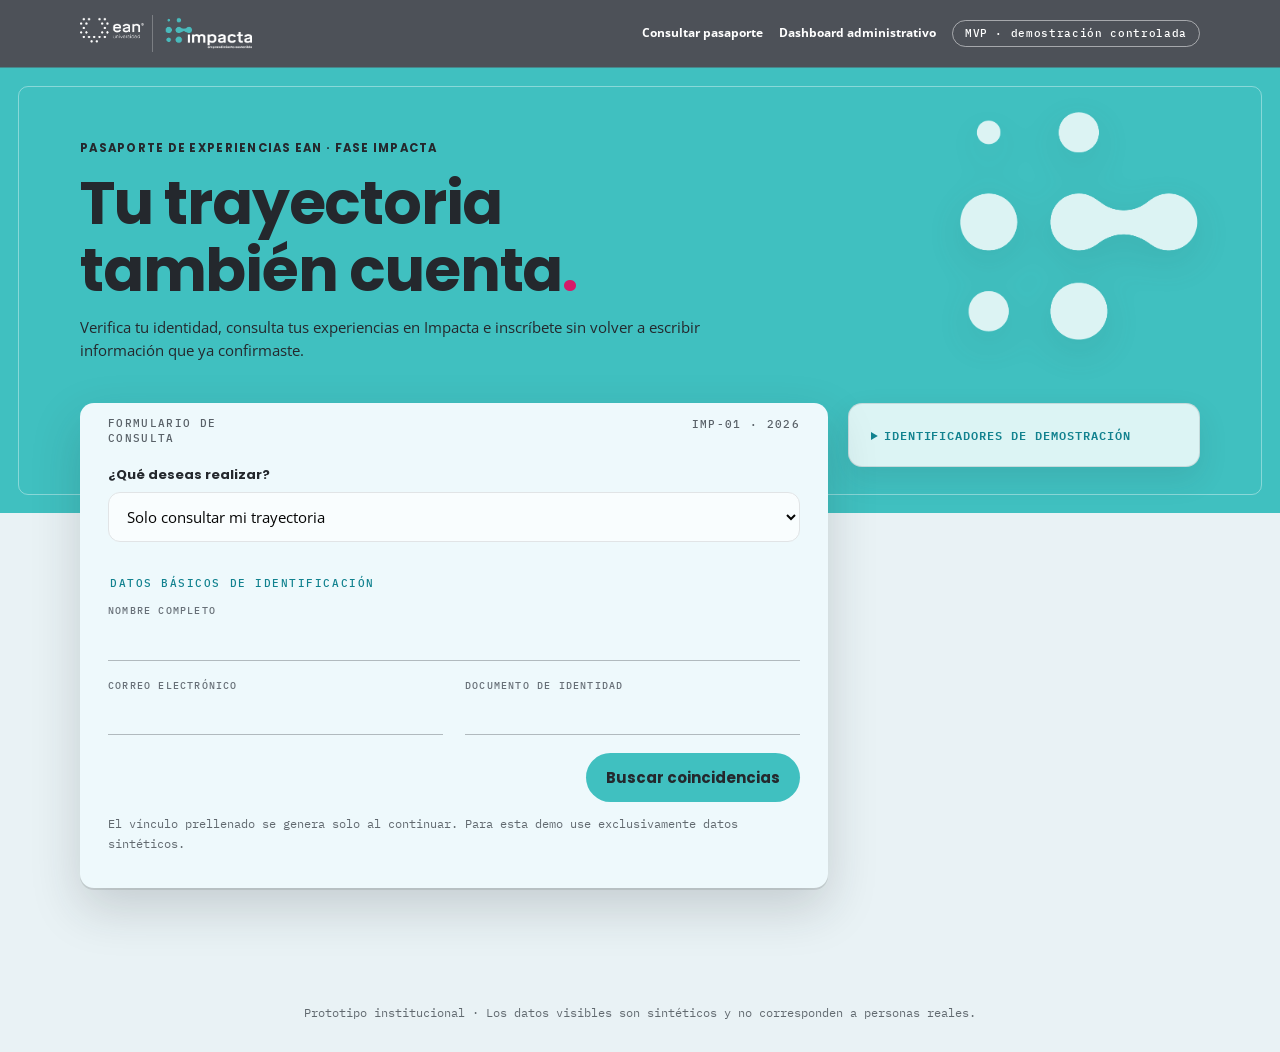
<file: index.html>
<!doctype html>
<html lang="es">
<head>
  <meta charset="utf-8">
  <meta name="viewport" content="width=device-width, initial-scale=1">
  <title>Consulta tu trayectoria Impacta</title>
  <link rel="preconnect" href="https://fonts.googleapis.com">
  <link rel="preconnect" href="https://fonts.gstatic.com" crossorigin>
  <link href="https://fonts.googleapis.com/css2?family=IBM+Plex+Mono:wght@400;500&family=Open+Sans:wght@400;600;700&family=Poppins:wght@500;600;700&display=swap" rel="stylesheet">
  <link rel="stylesheet" href="./styles.css?v=typography-1">
</head>
<body class="portal-page">
  <header class="topbar">
    <a class="brand" href="./" aria-label="Universidad Ean e Impacta">
      <img src="./assets/ean-impacta-color.png" alt="Universidad Ean · Impacta, emprendimiento sostenible">
    </a>
    <nav class="topnav"><a href="./consulta-pasaporte.html">Consultar pasaporte</a><a href="./admin.html">Dashboard administrativo</a><span id="mode-label" class="mode">MVP · conexión segura</span></nav>
  </header>
  <main>
    <section id="search-experience" class="hero">
      <img class="hero-pattern" src="./assets/simbolo-impacta-white.png" alt="" aria-hidden="true">
      <p class="eyebrow">Pasaporte de Experiencias EAN · Fase Impacta</p>
      <h1>Tu trayectoria también cuenta<span class="dot">.</span></h1>
      <p>Verifica tu identidad, consulta tus experiencias en Impacta e inscríbete sin volver a escribir información que ya confirmaste.</p>
    </section>
    <section id="lookup-experience" class="lookup-section">
      <form id="search-form" class="search-box">
        <label for="context">¿Qué deseas realizar?</label>
        <select id="context" name="context">
          <option value="">Solo consultar mi trayectoria</option>
        </select>
        <fieldset class="identity-fields">
          <legend>Datos básicos de identificación</legend>
          <div><label for="person-name-input">Nombre completo</label><input id="person-name-input" autocomplete="name" required maxlength="200"></div>
          <div><label for="person-email-input">Correo electrónico</label><input id="person-email-input" type="email" autocomplete="email" required maxlength="320"></div>
          <div><label for="person-document-input">Documento de identidad</label><input id="person-document-input" autocomplete="off" required maxlength="100"></div>
        </fieldset>
        <div class="search-row single-action"><button id="search-submit" type="submit">Buscar coincidencias</button></div>
        <div id="new-registration" class="registration-continuation hidden">
          <p><strong>No encontramos una coincidencia verificable.</strong> Puedes continuar con estos mismos datos como registro nuevo.</p>
          <label class="consent"><input id="registration-consent" type="checkbox"> Autorizo el tratamiento de estos datos para gestionar mi participación y su trazabilidad.</label>
          <button id="continue-registration" type="button">Continuar como participante nuevo</button>
        </div>
        <p id="privacy-note" class="privacy">No incluimos identificadores en URLs ni registros del servidor.</p>
      </form>
      <details id="demo-help" class="demo-help">
        <summary>Identificadores de demostración</summary>
        <code>DEMO1001</code> persona con trayectoria · <code>DEMO1003</code> información académica pendiente · <code>María Fernanda</code> coincidencias posibles.
        <div class="demo-scenarios" aria-label="Escenarios guiados de demostración">
          <button type="button" data-demo="existing">1. Persona institucional</button>
          <button type="button" data-demo="external">2. Participante externo</button>
          <button type="button" data-demo="ambiguous">3. Coincidencia ambigua</button>
        </div>
      </details>
    </section>

    <section id="status" class="status hidden" aria-live="polite"></section>
    <section id="access-result" class="panel access-result hidden" aria-live="polite"></section>
    <section id="form-completion" class="panel hidden" aria-live="polite">
      <div class="panel-heading flow-heading">
        <div><p class="eyebrow">Completar inscripción</p><h2 id="form-completion-title">Confirma los datos del formulario</h2></div>
        <button class="secondary compact flow-back" type="button">← Volver a buscar</button>
      </div>
      <p>Precargamos la información disponible. Completa únicamente lo que falta antes de continuar.</p>
      <form id="registration-details-form" class="completion-grid">
        <div><label for="registration-name">Nombre</label><input id="registration-name" required maxlength="200"></div>
        <div><label for="registration-email">Correo</label><input id="registration-email" type="email" required maxlength="320"></div>
        <div><label for="registration-link">Vinculación con la Universidad Ean</label><select id="registration-link" required><option value="">Seleccione</option><option>Estudiante activo</option><option>Graduado</option><option>Colaborador</option><option>Externo</option></select></div>
        <div id="registration-level-field"><label for="registration-level">Nivel académico</label><select id="registration-level"><option value="">Seleccione</option><option>Pregrado</option><option>Especialización</option><option>Maestría</option><option>Doctorado</option></select></div>
        <div id="registration-program-field"><label id="registration-program-label" for="registration-program">Unidad de estudio</label><select id="registration-program"><option value="">Seleccione primero el nivel</option></select></div>
        <div id="registration-dependency-field" class="hidden"><label for="registration-dependency">Dependencia</label><select id="registration-dependency"><option value="">Seleccione</option></select></div>
        <div id="registration-modality-field"><label for="registration-modality">Modalidad</label><select id="registration-modality" required><option value="">Seleccione</option><option>Presencial</option><option>Virtual</option><option>Híbrida</option><option>Otra</option></select></div>
        <div><label for="registration-phone">Número celular</label><input id="registration-phone" type="tel" required maxlength="40" autocomplete="tel"></div>
        <div class="completion-action"><button type="submit">Guardar y continuar</button></div>
      </form>
      <p id="prefill-sources" class="evidence"></p>
    </section>
    <section id="embedded-form" class="panel embedded-form hidden" aria-live="polite">
      <div class="panel-heading flow-heading"><div><p class="eyebrow">Inscripción segura</p><h2 id="embedded-form-title">Formulario</h2></div><div class="flow-heading-actions"><span class="lab-badge neutral">SharePoint vivo</span><button class="secondary compact flow-back" type="button">← Volver a buscar</button></div></div>
      <p class="evidence">Tu identidad y datos confirmados se reutilizan. Solo verás las preguntas propias de la experiencia.</p>
      <div id="experience-access" class="experience-access">
        <p>Enviaremos un código temporal a: <strong id="experience-code-email"></strong> para proteger tu identidad.</p>
        <div class="access-code-grid">
          <button id="experience-send-code" type="button">Enviar código</button>
          <div id="experience-code-step" class="access-code-step hidden">
            <input id="experience-code" inputmode="numeric" autocomplete="one-time-code" maxlength="6" placeholder="Código de 6 dígitos" aria-label="Código de 6 dígitos">
            <button id="experience-verify-code" class="secondary" type="button">Verificar código</button>
          </div>
        </div>
        <p id="experience-access-status" class="evidence" aria-live="polite"></p>
      </div>
      <form id="mirror-experience-form" class="mirror-experience-form hidden"></form>
      <div id="experience-success" class="experience-success hidden"></div>
    </section>
    <section id="identity-confirm" class="panel hidden" aria-live="polite">
      <div class="panel-heading identity-heading">
        <div><p class="eyebrow">Verificación de identidad</p><h2>Confirma que esta ficha corresponde a ti</h2></div>
        <button id="identity-new-search" class="secondary compact" type="button">← Volver a buscar</button>
      </div>
      <div id="identity-summary" class="info-grid"></div>
      <p class="privacy">La participación solo se registrará después de tu confirmación.</p>
      <div class="actions">
        <button id="identity-yes" class="primary">Sí, soy yo y deseo continuar</button>
        <button id="identity-no" class="secondary">No corresponde a mi identidad</button>
      </div>
    </section>
    <section id="candidates" class="panel hidden"></section>

    <section id="profile" class="passport-profile hidden" aria-live="polite">
      <div class="passport-heading"><div><p class="eyebrow">Persona encontrada</p><h2>Tu Pasaporte de Experiencias</h2></div><div class="passport-heading-actions"><p id="passport-page-label" class="passport-page-label">Cubierta</p><button id="passport-new-search" class="secondary compact" type="button">← Nueva búsqueda</button></div></div>
      <div class="passport-viewport">
        <div id="passport-book" class="passport-book" data-page="0">
          <section class="passport-sheet passport-base" aria-label="Página de actualización de datos">
            <div class="passport-paper">
              <span class="page-number">04 · EVIDENCIAS</span>
              <p class="passport-kicker">Documento, enlace o prototipo</p>
              <h3>Prototipo asociado</h3>
              <div id="person-prototype-stage" class="prototype-stage passport-prototype-stage">
                <span class="prototype-placeholder-mark" aria-hidden="true">＋</span>
                <strong>Adjunta una evidencia</strong>
                <small>PDF, imagen, Office o ZIP · máximo 15 MB.</small>
              </div>
              <form id="prototype-upload-form" class="prototype-upload-form">
                <label for="prototype-file">Seleccionar archivo</label>
                <input id="prototype-file" type="file" required accept=".pdf,.png,.jpg,.jpeg,.webp,.docx,.xlsx,.pptx,.zip">
                <button type="submit">Adjuntar al pasaporte</button>
                <p id="prototype-upload-status" class="passport-evidence" aria-live="polite"></p>
              </form>
              <hr class="passport-divider">
              <p class="passport-kicker">Datos de contacto e identidad</p>
              <h3>¿Algún dato necesita actualización?</h3>
              <p>La solicitud queda registrada para revisión y nunca reemplaza silenciosamente la fuente histórica.</p>
              <button id="update-data-btn" class="secondary" type="button">Solicitar actualización</button>
              <form id="identity-update-form" class="correction passport-form hidden">
                <label for="updated-name">Nombre completo correcto</label><input id="updated-name" maxlength="200">
                <label for="updated-email">Correo actualizado</label><input id="updated-email" type="email" maxlength="320">
                <label for="updated-document">Documento correcto</label><input id="updated-document" maxlength="100" autocomplete="off">
                <button type="submit">Registrar solicitud</button>
              </form>
            </div>
          </section>
          <section id="passport-leaf" class="passport-sheet passport-leaf">
            <div class="passport-face passport-paper passport-history" aria-label="Página de trayectoria">
              <span class="page-number">02 · TRAYECTORIA</span>
              <p class="passport-kicker">Historial consolidado</p><h3>Sellos de experiencias</h3>
              <div id="timeline" class="passport-stamps"></div>
            </div>
            <div id="academic-validation" class="passport-face passport-paper passport-validation" aria-label="Página de validación académica">
              <span class="page-number">03 · VALIDACIÓN</span>
              <p class="passport-kicker">Validación humana</p><h3>¿Esta información académica es correcta?</h3>
              <p>La respuesta crea un registro trazable y conserva el dato original.</p>
              <div class="actions"><button id="confirm-btn" class="primary">Sí, confirmar</button><button id="correct-btn" class="secondary">Solicitar corrección</button></div>
              <form id="correction-form" class="correction passport-form hidden">
                <label for="corrected-value">Información que debería revisarse</label><input id="corrected-value" maxlength="300">
                <label for="observation">Observación</label><textarea id="observation" maxlength="1000" rows="3"></textarea>
                <button type="submit">Registrar solicitud</button>
              </form>
              <div id="validation-history"></div>
            </div>
          </section>
          <div id="passport-cover" class="passport-sheet passport-cover">
            <button id="passport-cover-open" class="passport-face passport-cover-front" type="button" aria-label="Abrir Pasaporte de Experiencias">
              <span class="passport-shimmer"></span><img src="./assets/ean-impacta-color.png" alt="Universidad Ean e Impacta">
              <span class="passport-title">Pasaporte de<br>Experiencias</span><span class="passport-edition">IMPACTA · EAN</span>
              <span class="passport-symbol" aria-hidden="true">••<br>•••<br>••</span>
            </button>
            <section class="passport-face passport-data passport-paper" aria-label="Página de identidad">
              <span class="page-number">01 · IDENTIDAD</span>
              <div class="passport-person-heading"><div><p class="passport-kicker">Persona encontrada</p><h3 id="person-name"></h3></div><span id="validation-badge" class="passport-seal"></span></div>
              <div id="person-grid" class="passport-data-grid"></div>
              <p id="match-evidence" class="passport-evidence"></p>
              <div id="passport-mrz" class="passport-mrz">P&lt;EAN&lt;&lt;PASAPORTE&lt;DE&lt;EXPERIENCIAS&lt;&lt;&lt;&lt;&lt;&lt;</div>
            </section>
          </div>
        </div>
      </div>
      <nav class="passport-controls" aria-label="Navegación del pasaporte">
        <button id="passport-open" type="button">Abrir pasaporte</button><button id="passport-prev" class="secondary hidden" type="button">Página anterior</button><button id="passport-next" class="primary hidden" type="button">Página siguiente</button><button id="passport-close" class="secondary hidden" type="button">Cerrar</button>
      </nav>
    </section>

  </main>
  <footer id="footer-note">Prototipo institucional en entorno controlado.</footer>
  <script src="./runtime-config.js?v=2"></script>
  <script src="./demo-api.js?v=4"></script>
  <script src="./catalogs.js?v=1"></script>
  <script src="./api-client.js?v=6"></script>
  <script src="./app.js?v=passport-3d-15"></script>
</body>
</html>
</file>
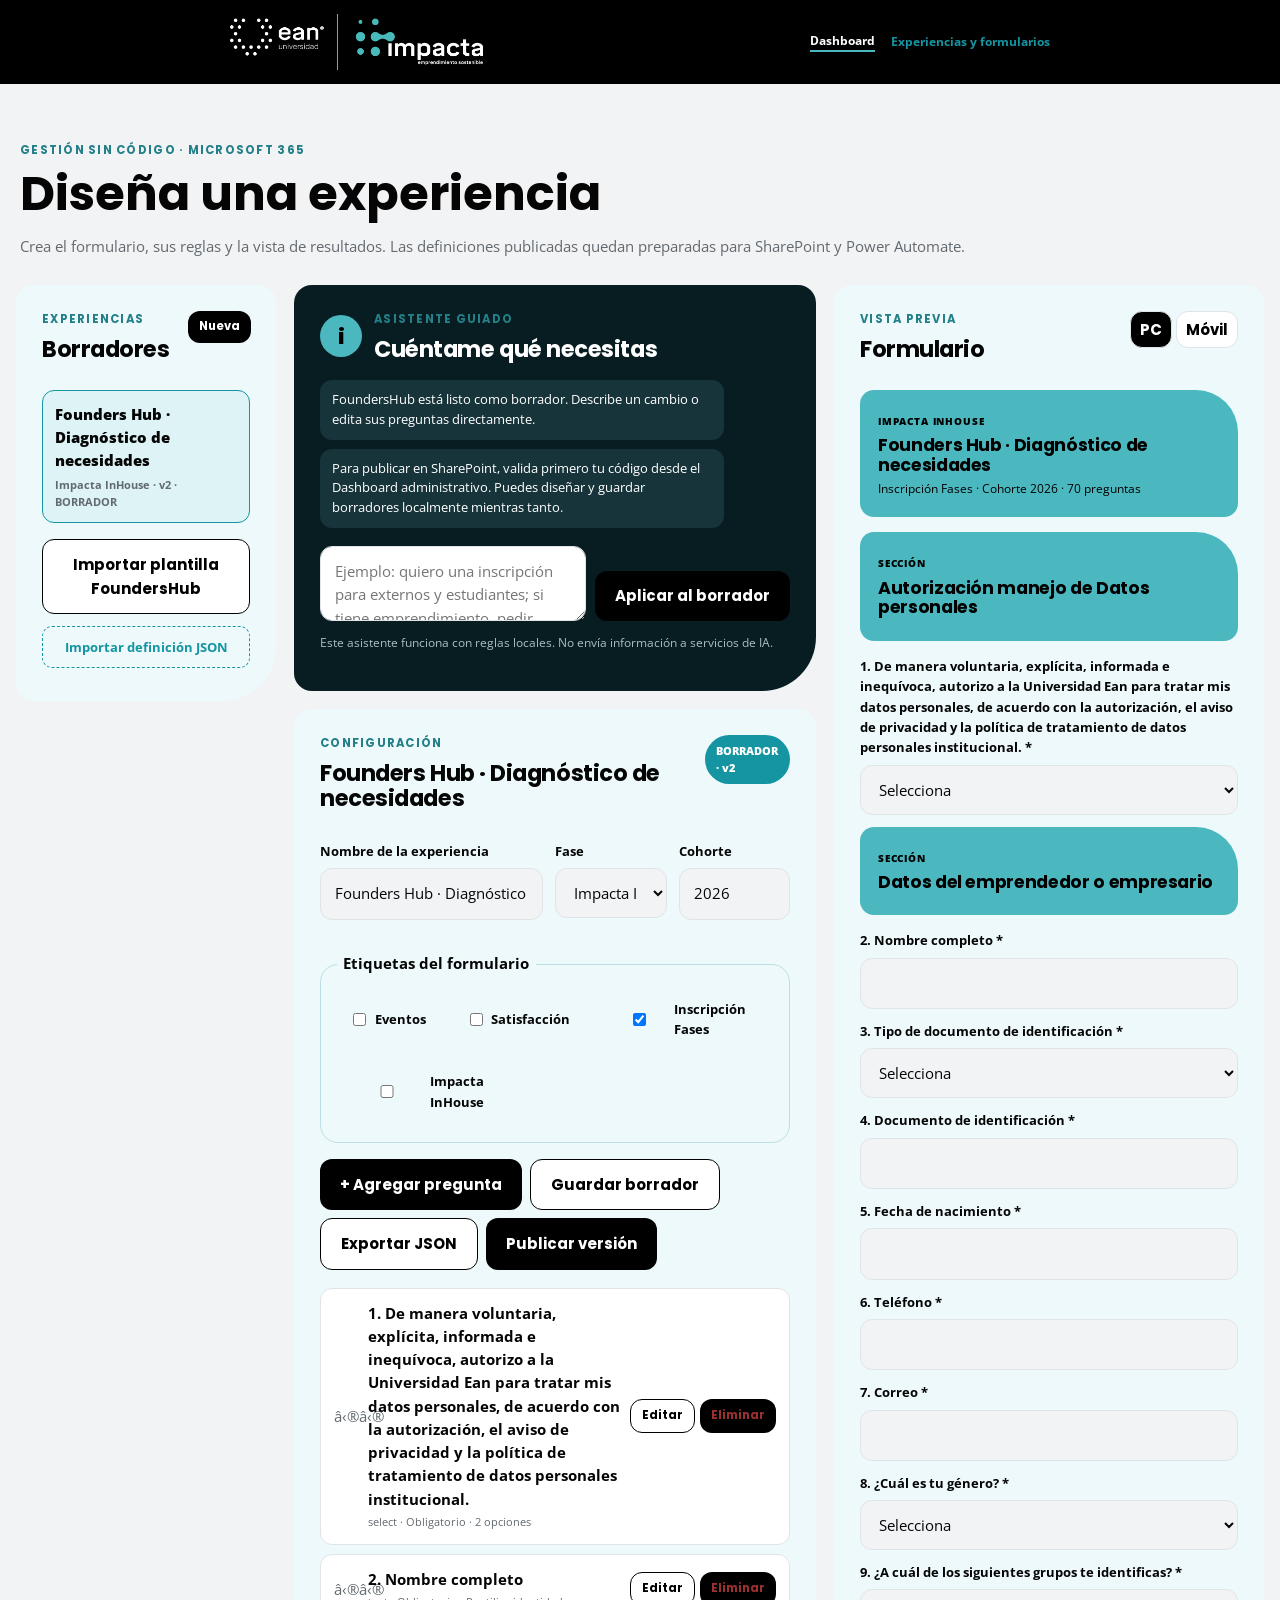
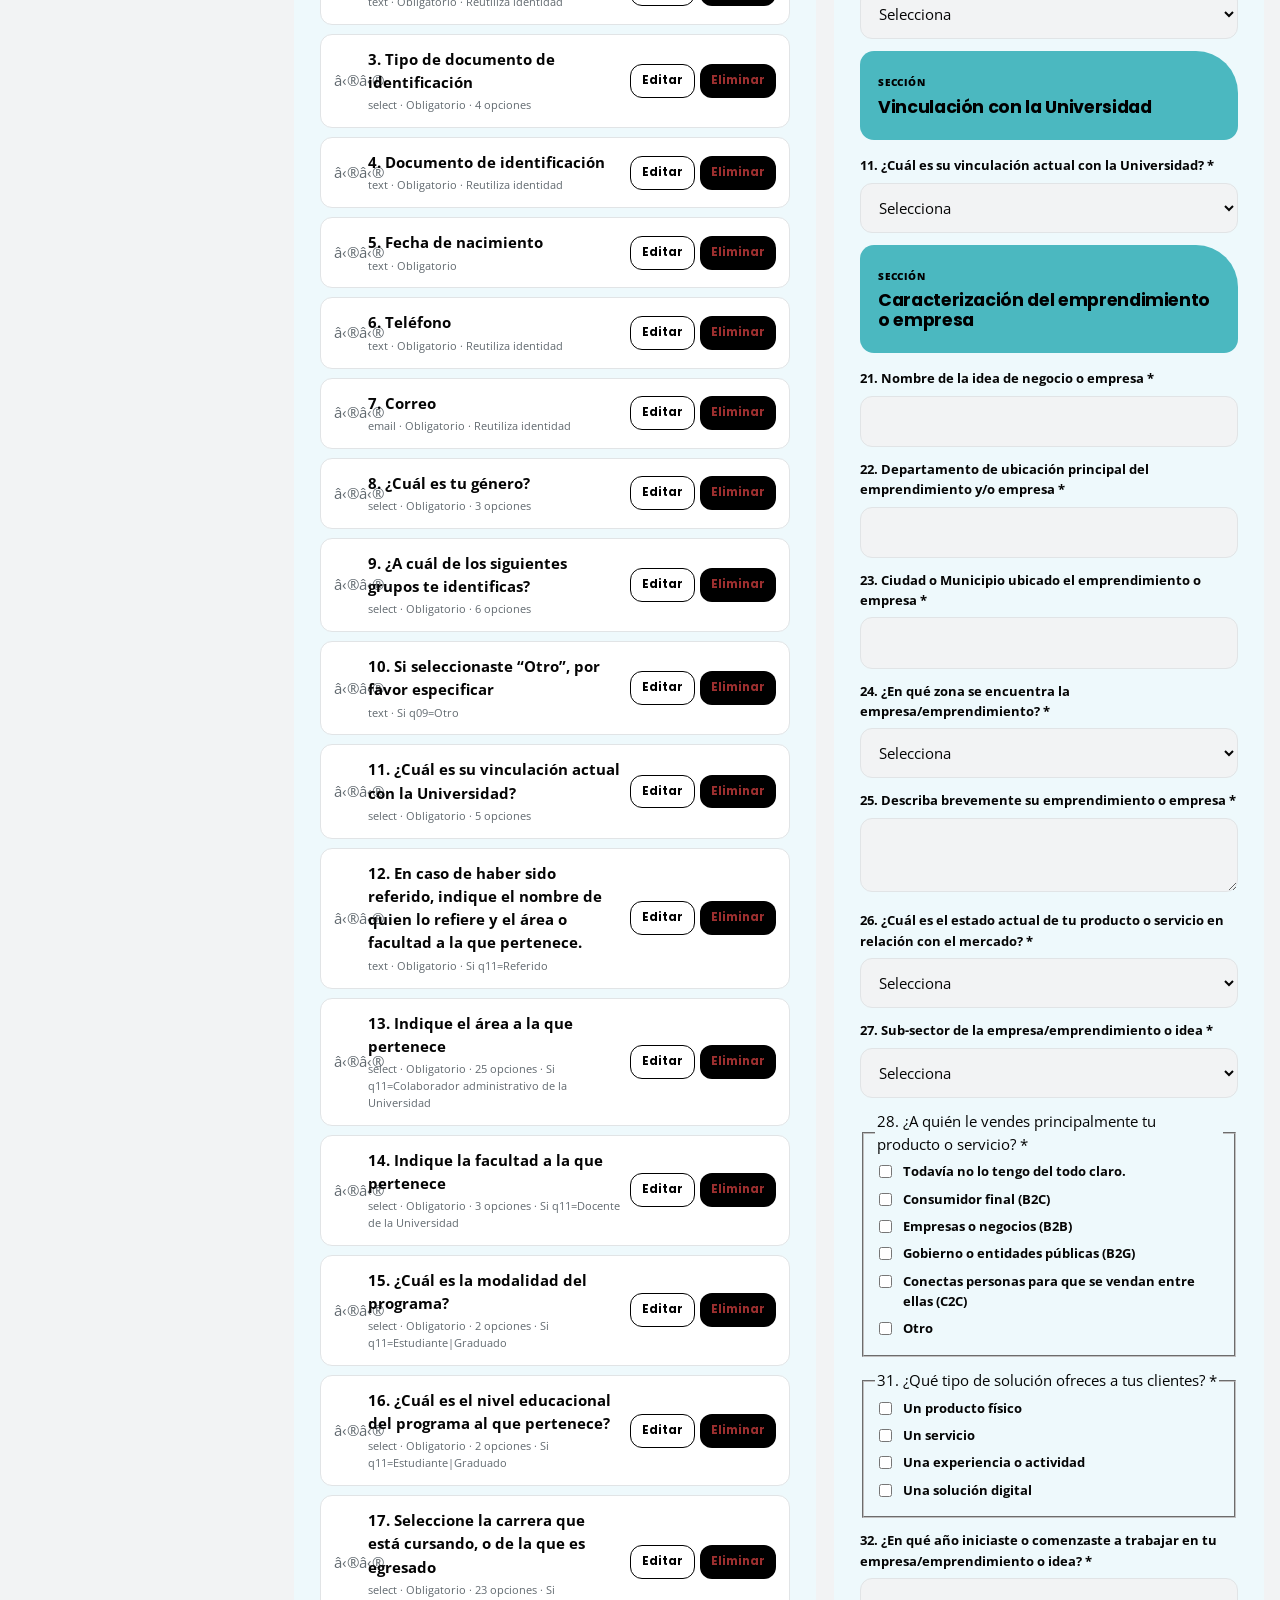
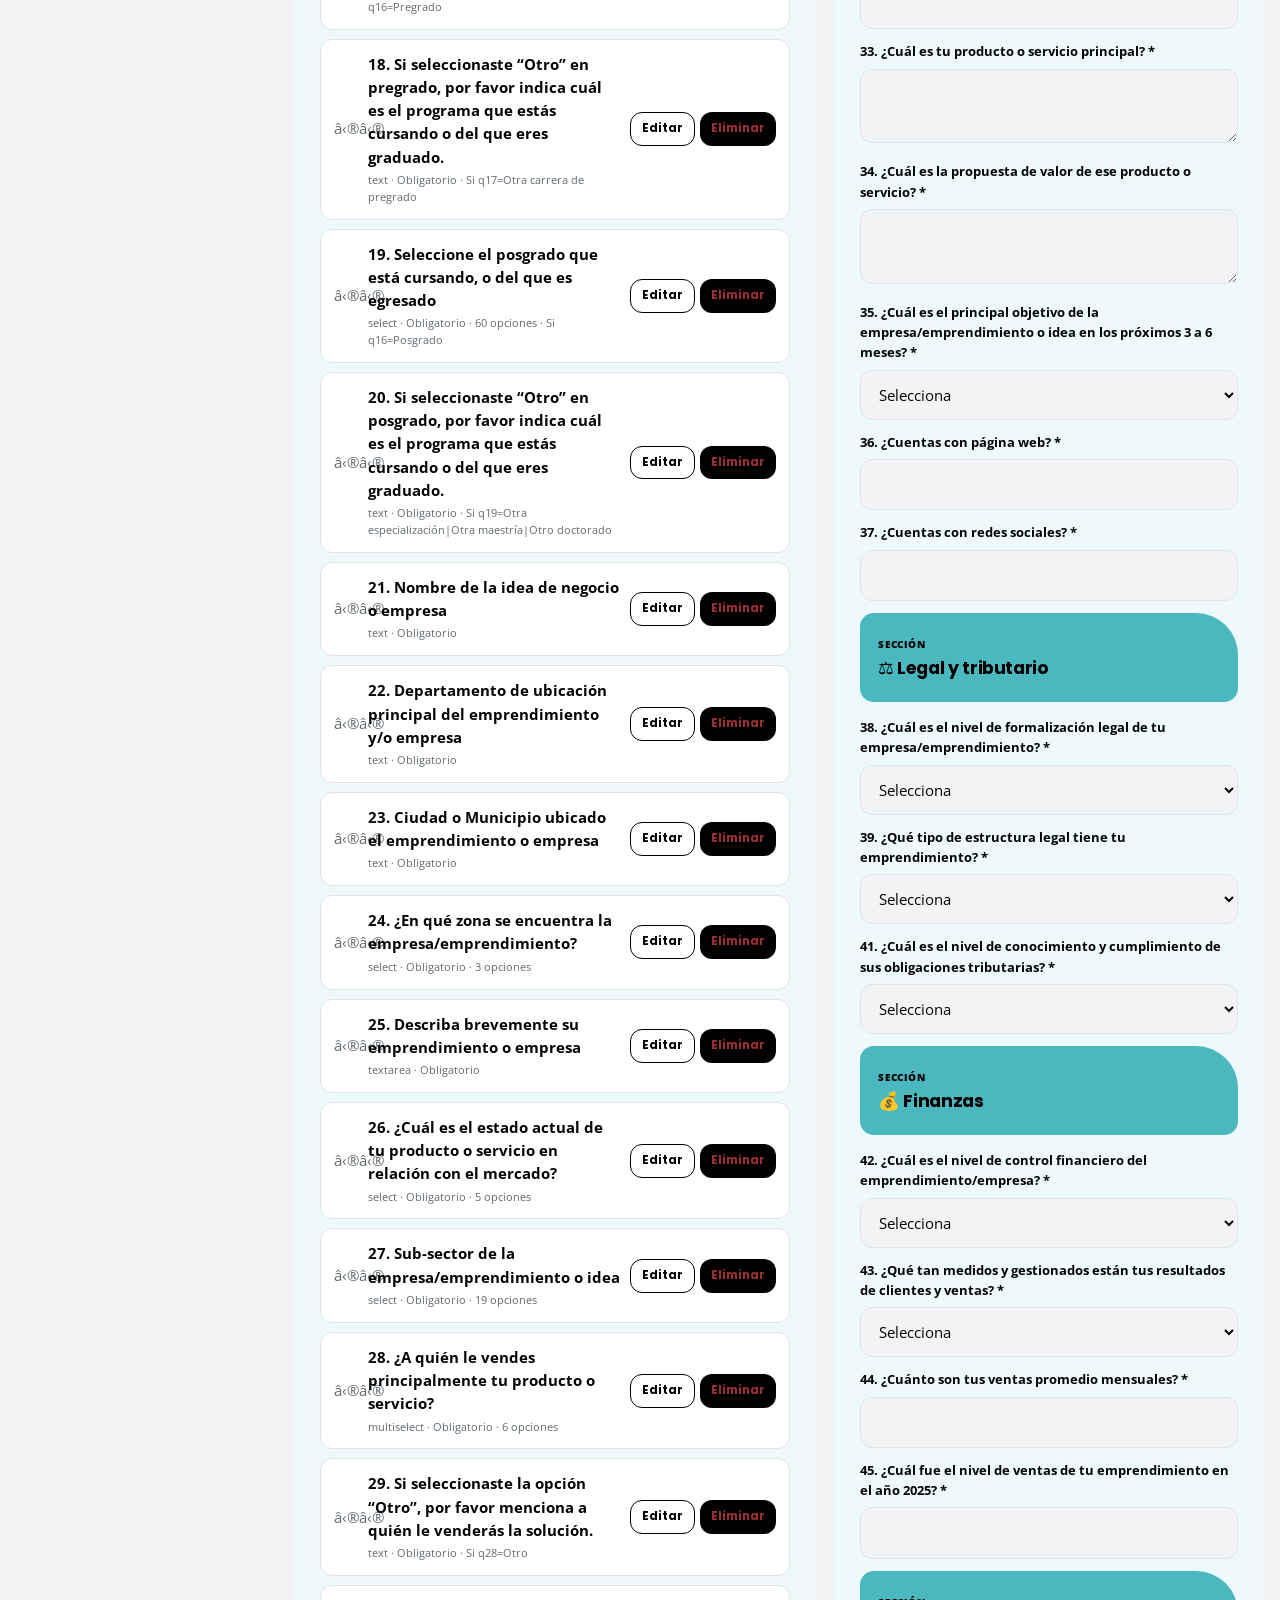
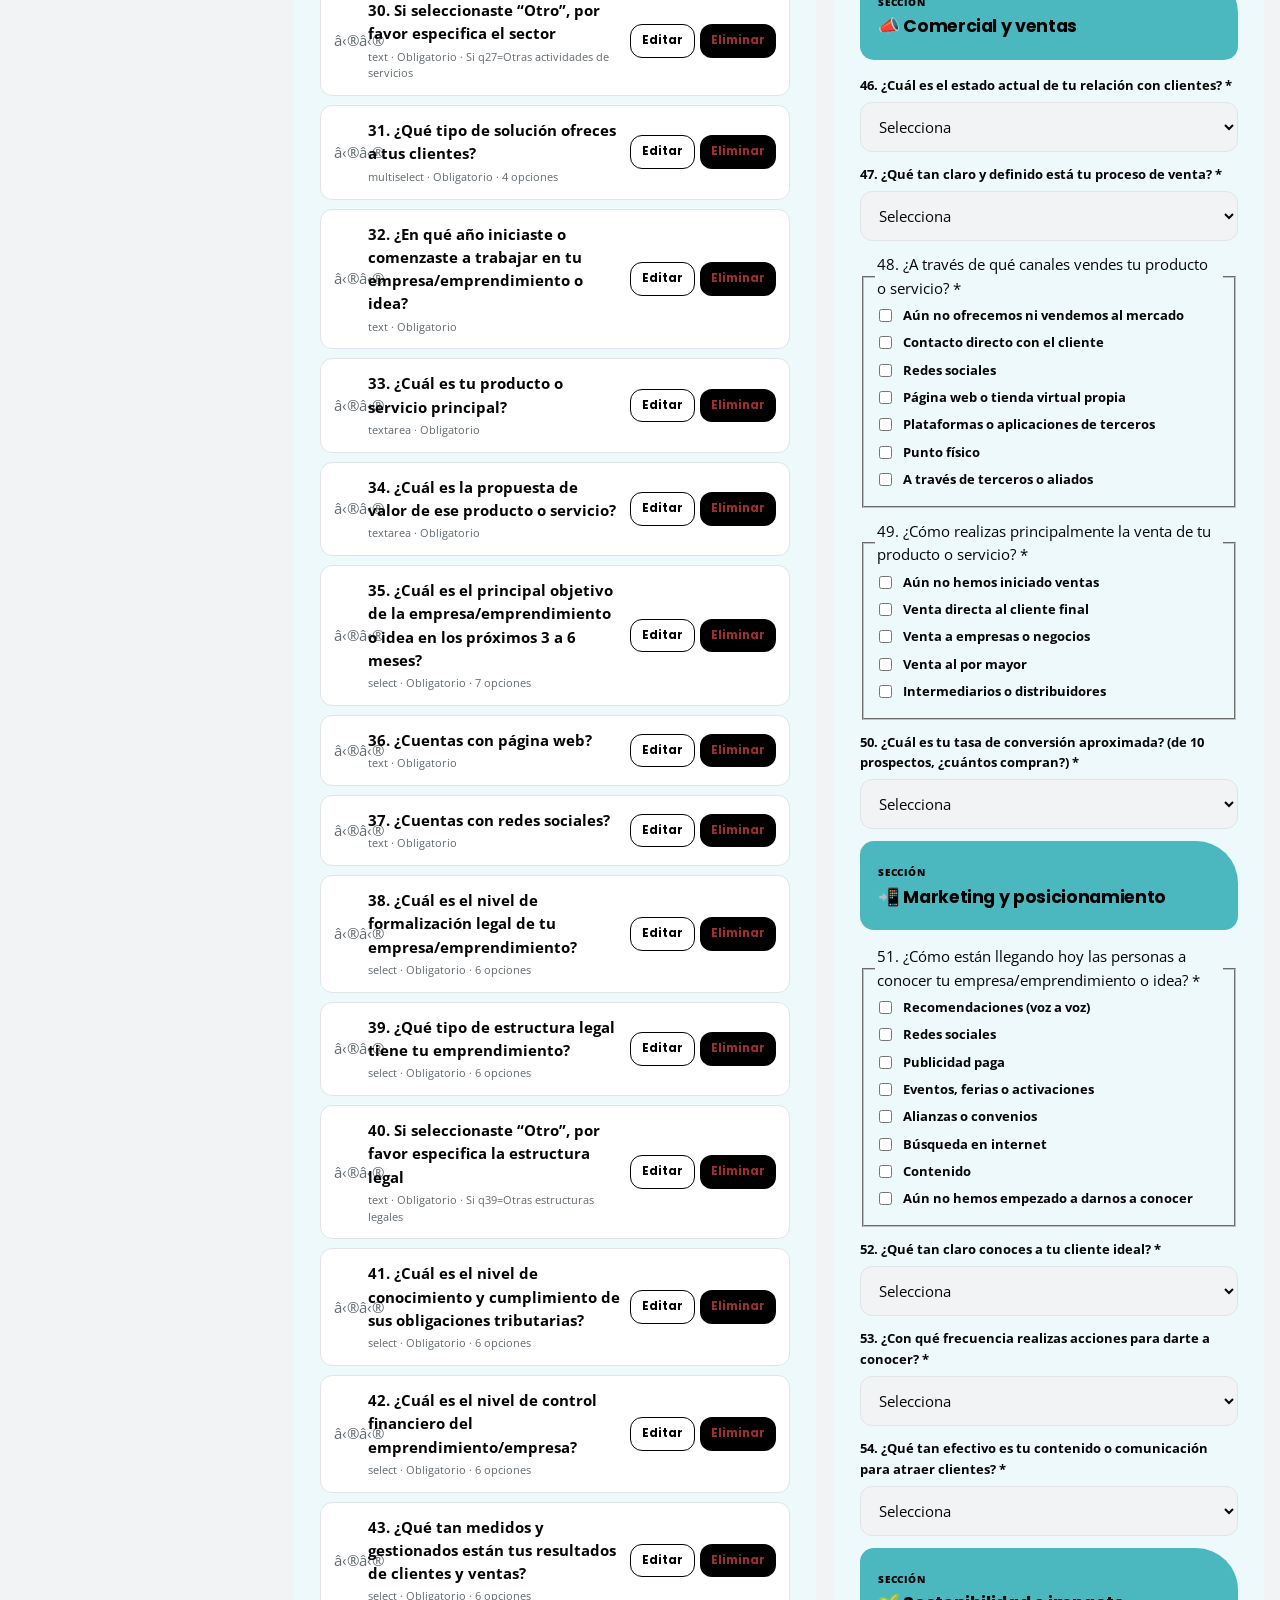
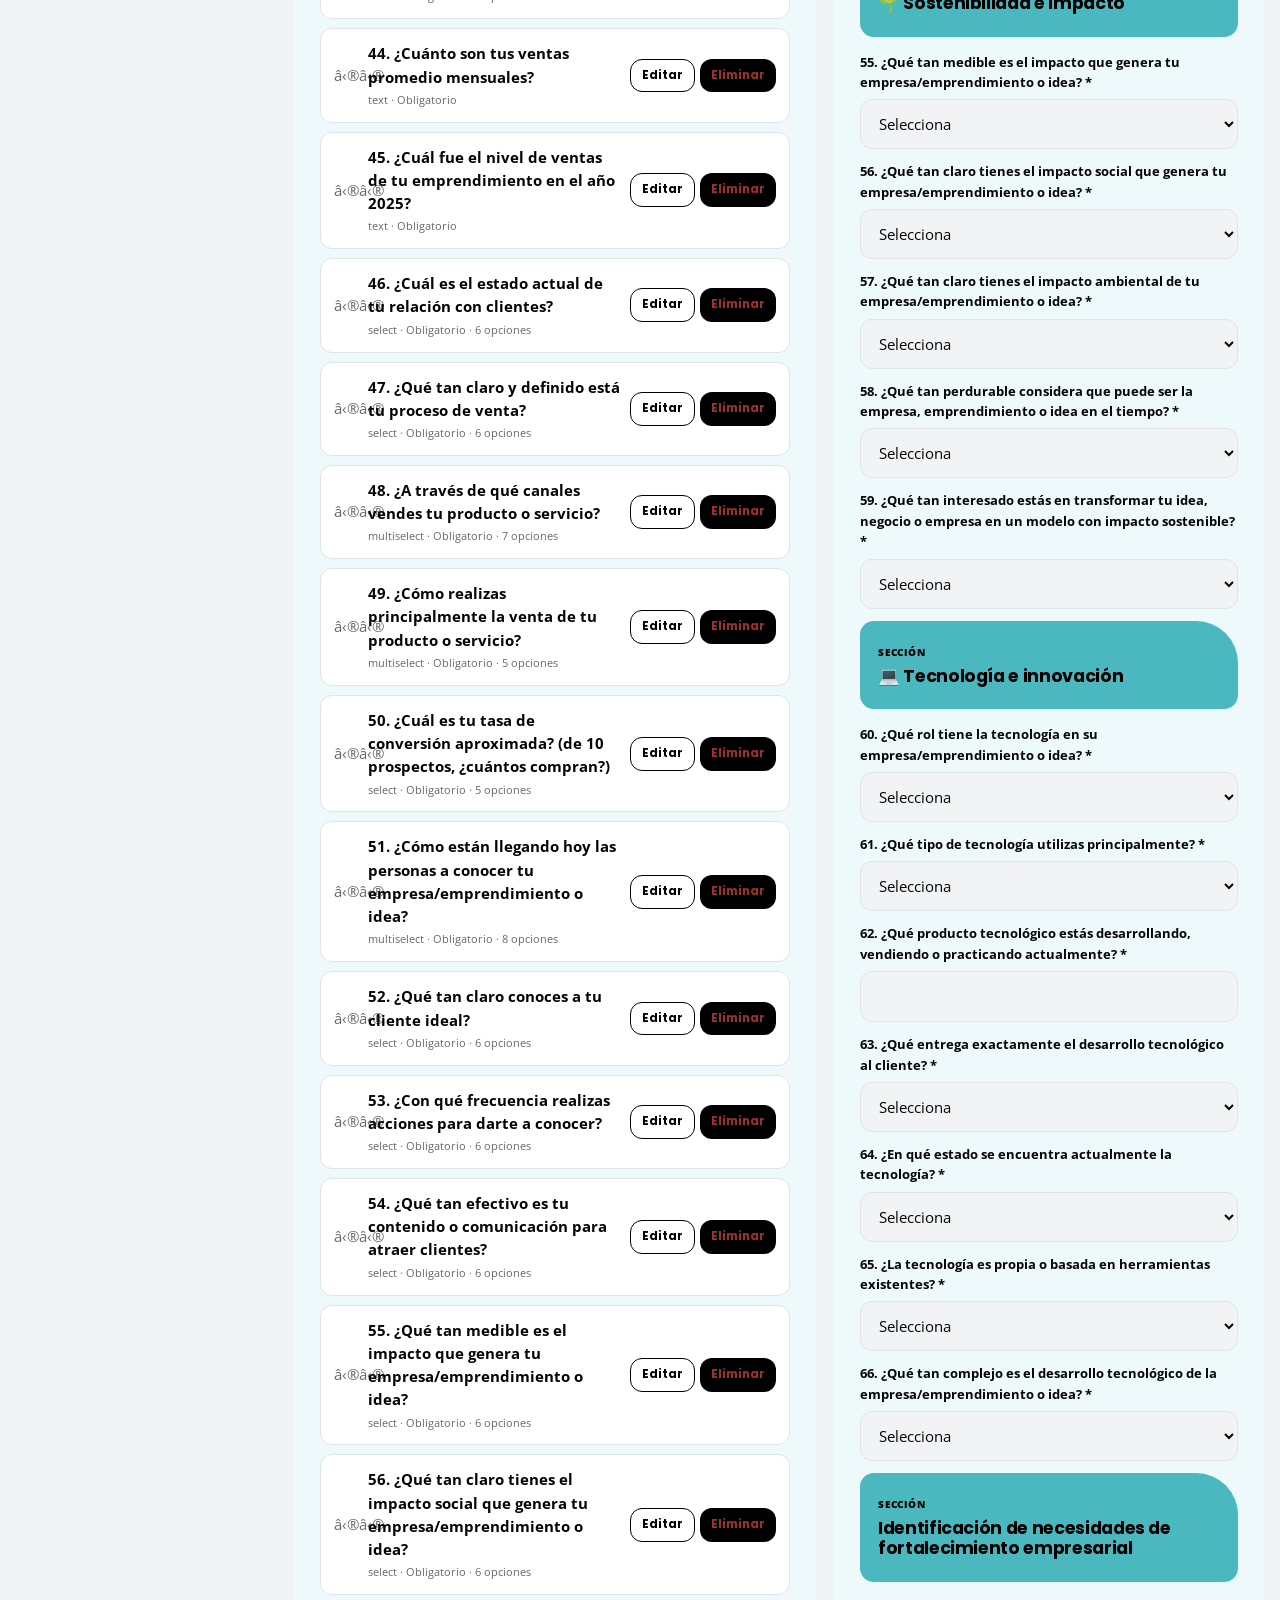
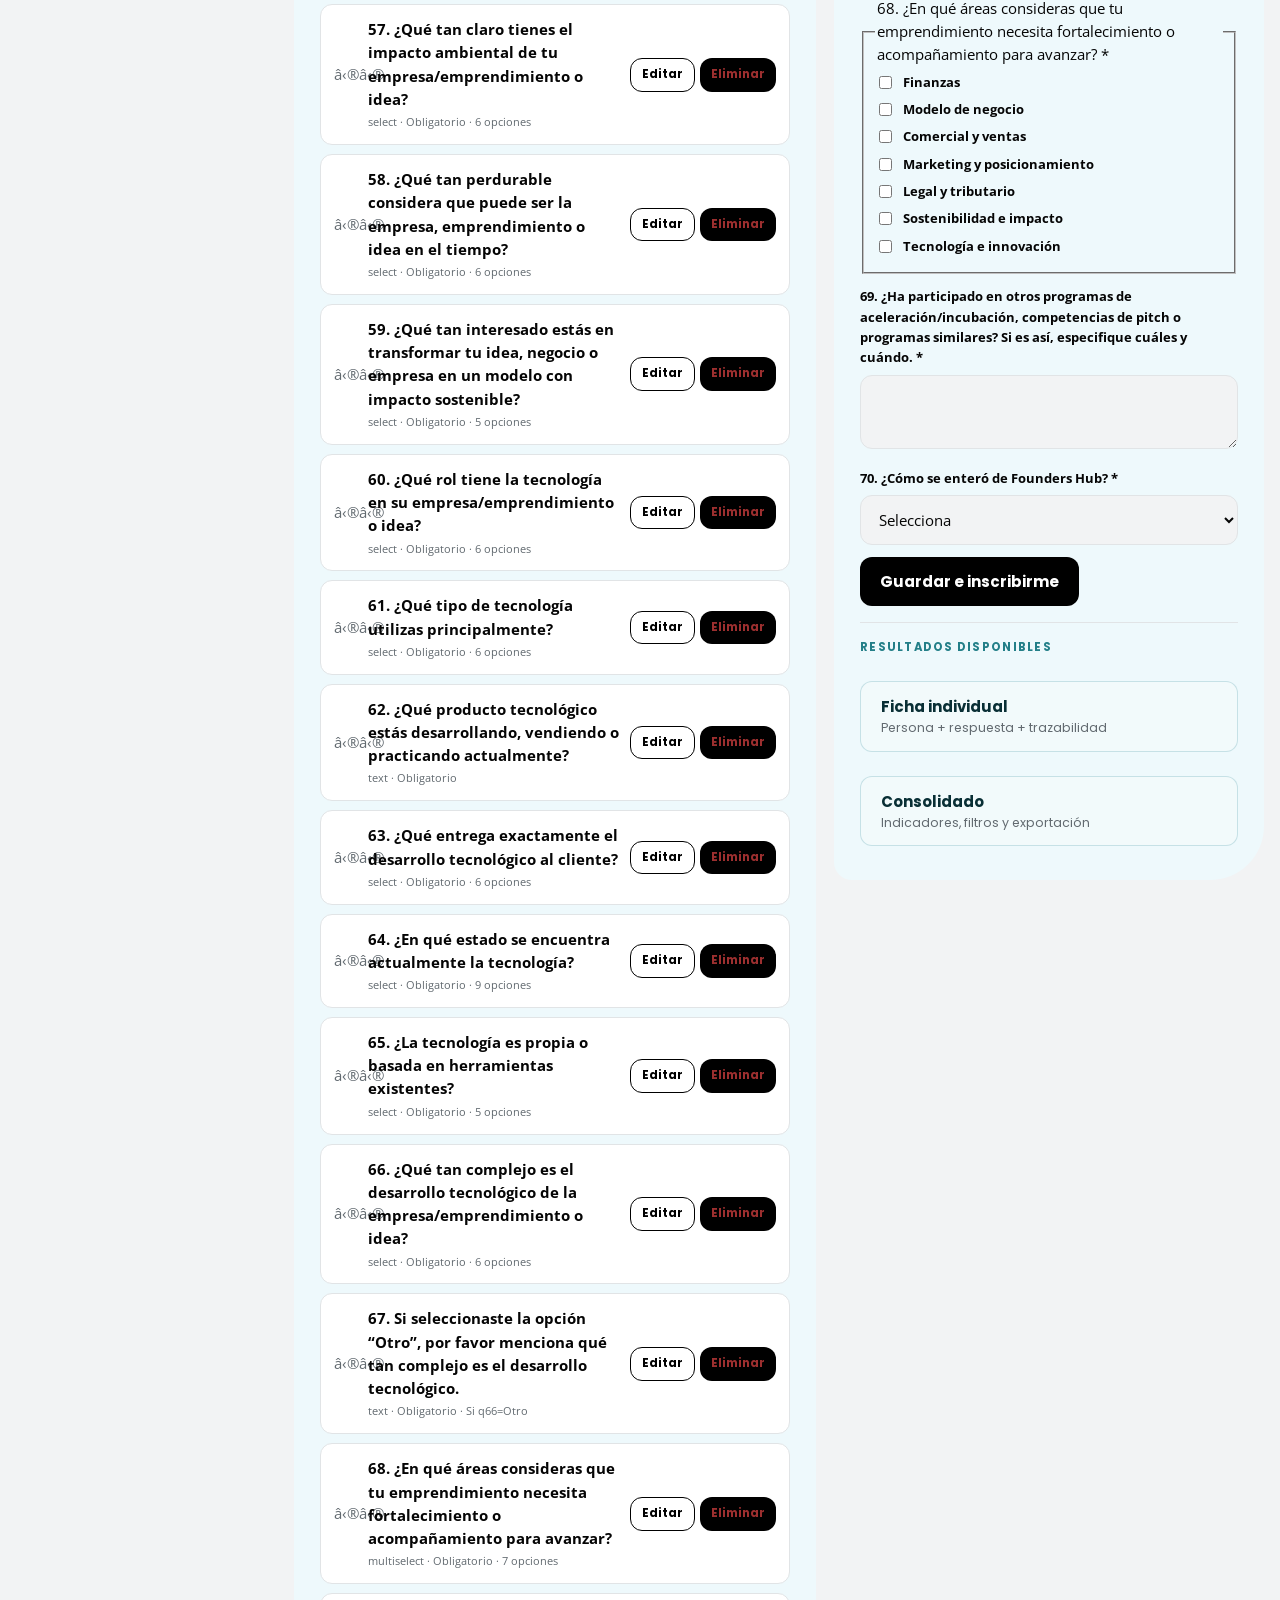
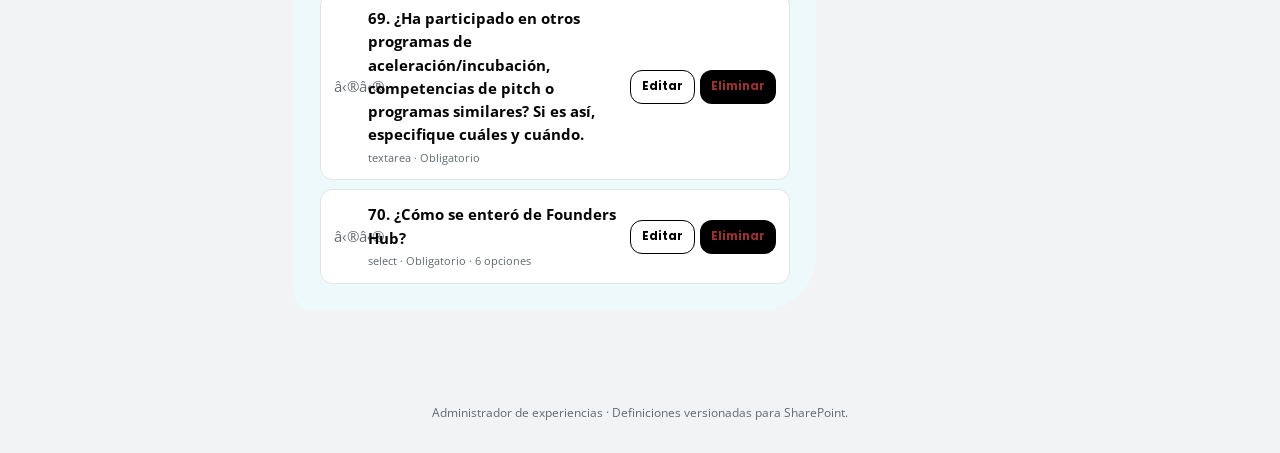
<file: admin-experiencias.html>
<!doctype html>
<html lang="es">
<head>
  <meta charset="utf-8">
  <meta name="viewport" content="width=device-width, initial-scale=1">
  <title>Administrador de experiencias · Impacta</title>
  <link rel="preconnect" href="https://fonts.googleapis.com">
  <link rel="preconnect" href="https://fonts.gstatic.com" crossorigin>
  <link href="https://fonts.googleapis.com/css2?family=Open+Sans:wght@400;600;700&family=Poppins:wght@500;600;700&display=swap" rel="stylesheet">
  <link rel="stylesheet" href="./styles.css">
</head>
<body>
  <header class="topbar">
    <a class="brand" href="./" aria-label="Universidad Ean e Impacta"><img src="./assets/ean-impacta-color.png" alt="Universidad Ean · Impacta"></a>
    <nav class="topnav"><a href="./admin.html">Dashboard</a><strong>Experiencias y formularios</strong></nav>
  </header>
  <main class="experience-admin">
    <section class="admin-hero builder-hero">
      <p class="eyebrow">Gestión sin código · Microsoft 365</p>
      <h1>Diseña una experiencia</h1>
      <p>Crea el formulario, sus reglas y la vista de resultados. Las definiciones publicadas quedan preparadas para SharePoint y Power Automate.</p>
    </section>

    <section class="builder-layout">
      <aside class="panel builder-sidebar">
        <div class="panel-heading"><div><p class="eyebrow">Experiencias</p><h2>Borradores</h2></div><button id="new-experience" class="compact" type="button">Nueva</button></div>
        <div id="experience-list" class="experience-list"></div>
        <button id="load-foundershub" class="secondary full-button" type="button">Importar plantilla FoundersHub</button>
        <label class="file-import">Importar definición JSON<input id="import-json" type="file" accept="application/json,.json"></label>
      </aside>

      <section class="builder-main">
        <article class="panel assistant-panel">
          <div class="assistant-title"><span class="assistant-mark">i</span><div><p class="eyebrow">Asistente guiado</p><h2>Cuéntame qué necesitas</h2></div></div>
          <div id="assistant-thread" class="assistant-thread" aria-live="polite"></div>
          <form id="assistant-form" class="assistant-form">
            <textarea id="assistant-input" rows="2" required placeholder="Ejemplo: quiero una inscripción para externos y estudiantes; si tiene emprendimiento, pedir enlace del prototipo."></textarea>
            <button type="submit">Aplicar al borrador</button>
          </form>
          <p class="privacy">Este asistente funciona con reglas locales. No envía información a servicios de IA.</p>
        </article>

        <article class="panel editor-panel">
          <div class="panel-heading"><div><p class="eyebrow">Configuración</p><h2 id="editor-title">FoundersHub 2026</h2></div><span id="draft-state" class="lab-badge neutral">BORRADOR · v1</span></div>
          <div class="form-meta">
            <div><label for="experience-name">Nombre de la experiencia</label><input id="experience-name"></div>
            <div><label for="experience-phase">Fase</label><select id="experience-phase"><option>Impacta InHouse</option><option>Preincubación</option><option>Incubación</option><option>Aceleración</option><option>Evento</option><option>Formación</option></select></div>
            <div><label for="experience-cohort">Cohorte</label><input id="experience-cohort"></div>
          </div>
          <fieldset class="tag-selector"><legend>Etiquetas del formulario</legend><label><input type="checkbox" name="experience-tag" value="Eventos"> Eventos</label><label><input type="checkbox" name="experience-tag" value="Satisfacción"> Satisfacción</label><label><input type="checkbox" name="experience-tag" value="Inscripción Fases"> Inscripción Fases</label><label><input type="checkbox" name="experience-tag" value="Impacta InHouse"> Impacta InHouse</label></fieldset>
          <div class="editor-actions">
            <button id="add-field" type="button">+ Agregar pregunta</button>
            <button id="save-draft" class="secondary" type="button">Guardar borrador</button>
            <button id="export-json" class="secondary" type="button">Exportar JSON</button>
            <button id="publish-form" type="button">Publicar versión</button>
          </div>
          <div id="field-list" class="field-list"></div>
        </article>
      </section>

      <aside class="panel preview-panel">
        <div class="panel-heading"><div><p class="eyebrow">Vista previa</p><h2>Formulario</h2></div><div class="preview-switch"><button data-device="desktop" class="active" type="button">PC</button><button data-device="mobile" type="button">Móvil</button></div></div>
        <form id="form-preview" class="form-preview"></form>
        <div class="result-preview"><p class="eyebrow">Resultados disponibles</p><button id="result-individual" type="button"><strong>Ficha individual</strong><span>Persona + respuesta + trazabilidad</span></button><button id="result-consolidated" type="button"><strong>Consolidado</strong><span>Indicadores, filtros y exportación</span></button></div>
      </aside>
    </section>
  </main>
  <dialog id="field-dialog" class="field-dialog">
    <form id="field-form" method="dialog">
      <div class="panel-heading"><div><p class="eyebrow">Pregunta</p><h2>Configurar campo</h2></div><button value="cancel" class="profile-close" aria-label="Cerrar">×</button></div>
      <input id="field-id" type="hidden">
      <label for="field-label">Texto de la pregunta</label><input id="field-label" required>
      <label for="field-type">Tipo</label><select id="field-type"><option value="text">Texto corto</option><option value="email">Correo</option><option value="select">Selección</option><option value="textarea">Texto largo</option><option value="url">Enlace</option><option value="evidence">Evidencia: preguntar enlace o archivo</option><option value="checkbox">Confirmación</option></select>
      <label for="field-options">Opciones (una por línea)</label><textarea id="field-options" rows="4"></textarea>
      <label class="check-line"><input id="field-required" type="checkbox"> Obligatorio</label>
      <label for="field-condition">Mostrar solamente cuando</label><input id="field-condition" placeholder="Ejemplo: tipo_vinculacion=Externo">
      <div class="editor-actions"><button id="save-field" value="default">Guardar pregunta</button></div>
    </form>
  </dialog>
  <dialog id="results-dialog" class="field-dialog results-dialog">
    <section>
      <div class="panel-heading"><div><p class="eyebrow">Respuestas y trazabilidad</p><h2 id="results-title">Resultados</h2></div><button id="close-results" class="profile-close" type="button" aria-label="Cerrar">×</button></div>
      <div id="results-summary" class="results-summary"></div>
      <div class="table-scroll"><table><thead><tr><th>Persona</th><th>Fecha</th><th>Estado</th><th>Respuesta</th><th>Acción</th></tr></thead><tbody id="responses-body"></tbody></table></div>
      <p id="results-status" class="privacy" aria-live="polite"></p>
    </section>
  </dialog>
  <footer>Administrador de experiencias · Definiciones versionadas para SharePoint.</footer>
  <script src="./runtime-config.js"></script>
  <script src="./api-client.js?v=3"></script>
  <script src="./form-builder.js?v=6"></script>
</body>
</html>
</file>
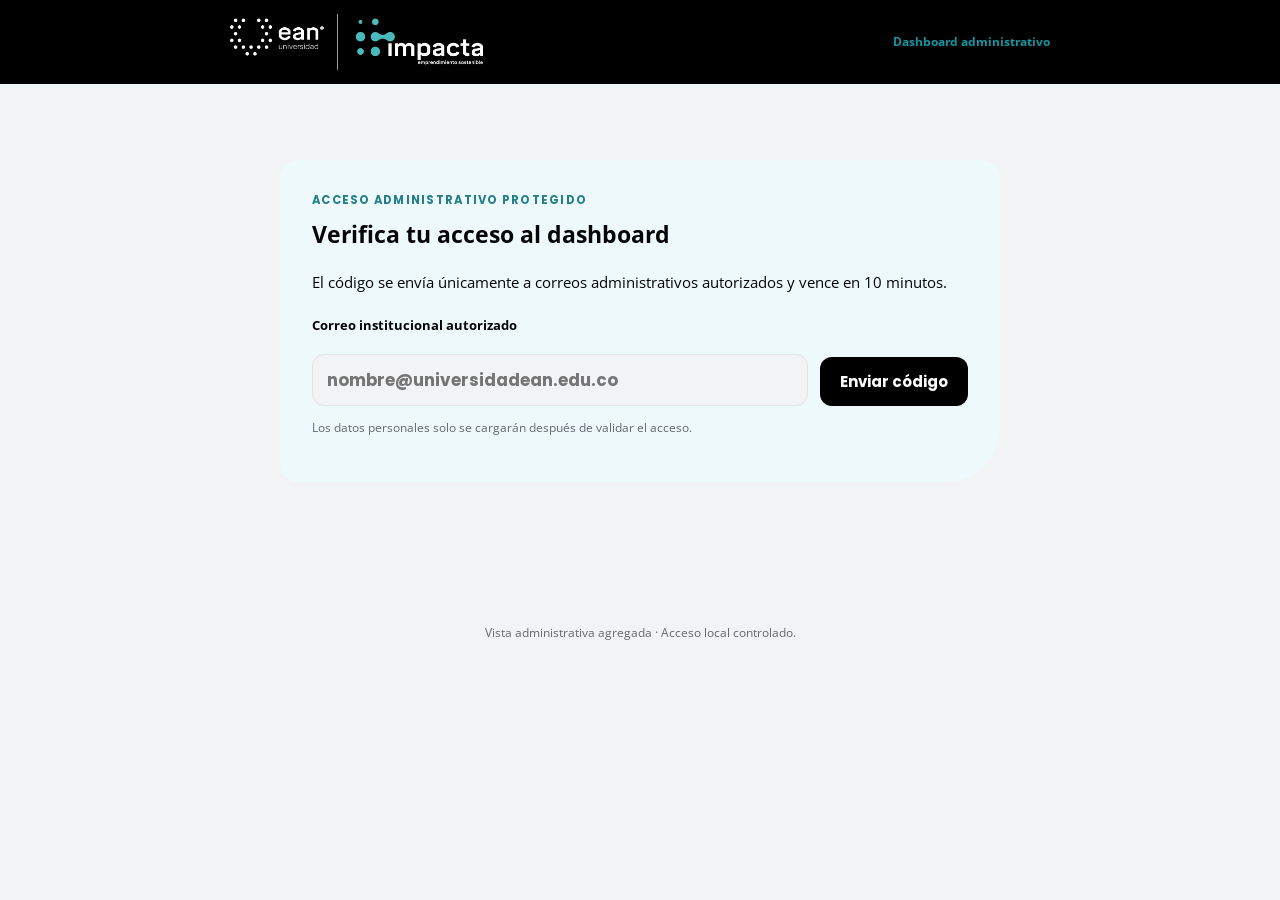
<file: admin.html>
<!doctype html>
<html lang="es">
<head>
  <meta charset="utf-8">
  <meta name="viewport" content="width=device-width, initial-scale=1">
  <title>Dashboard administrativo Impacta</title>
  <link rel="preconnect" href="https://fonts.googleapis.com">
  <link rel="preconnect" href="https://fonts.gstatic.com" crossorigin>
  <link href="https://fonts.googleapis.com/css2?family=Open+Sans:wght@400;600;700&family=Poppins:wght@500;600;700&display=swap" rel="stylesheet">
  <link rel="stylesheet" href="./styles.css?v=typography-1">
</head>
<body class="admin-locked">
  <header class="topbar">
    <a class="brand" href="./" aria-label="Universidad Ean e Impacta"><img src="./assets/ean-impacta-color.png" alt="Universidad Ean · Impacta, emprendimiento sostenible"></a>
    <nav class="topnav"><a href="./">Consulta individual</a><strong>Dashboard administrativo</strong><a href="./admin-experiencias.html">Experiencias y formularios</a></nav>
  </header>
  <main>
    <section id="admin-access" class="panel admin-access" aria-live="polite">
      <p class="eyebrow">Acceso administrativo protegido</p>
      <h1>Verifica tu acceso al dashboard</h1>
      <p>El código se envía únicamente a correos administrativos autorizados y vence en 10 minutos.</p>
      <form id="admin-email-form" class="access-code-form">
        <label for="admin-email">Correo institucional autorizado</label>
        <input id="admin-email" type="email" autocomplete="email" required maxlength="320" placeholder="nombre@universidadean.edu.co">
        <button id="admin-send-code" type="submit">Enviar código</button>
      </form>
      <form id="admin-code-form" class="access-code-form hidden">
        <label for="admin-code">Código de seis dígitos</label>
        <input id="admin-code" inputmode="numeric" autocomplete="one-time-code" pattern="[0-9]{6}" maxlength="6" required>
        <button id="admin-validate-code" type="submit">Abrir dashboard</button>
      </form>
      <p id="admin-access-status" class="privacy">Los datos personales solo se cargarán después de validar el acceso.</p>
    </section>
    <section id="admin-wait" class="admin-wait hidden" aria-live="polite" aria-busy="true">
      <div class="wait-intro">
        <p class="eyebrow">Acceso protegido · datos vivos</p>
        <h1>Estamos preparando tu dashboard</h1>
        <p id="wait-stage">Comprobando el código de acceso…</p>
        <div id="wait-progress" class="wait-progress" role="progressbar" aria-label="Carga en curso" aria-valuemin="0" aria-valuemax="100" aria-valuenow="4"><span id="wait-progress-bar"></span></div>
        <div class="wait-meta"><span id="wait-elapsed">00:00 transcurridos</span><strong id="wait-percentage">4%</strong><span>No cierres esta ventana</span></div>
        <p id="wait-cache-note" class="wait-cache-note hidden"></p>
      </div>
      <div class="wait-grid">
        <article class="wait-card curiosity-card">
          <span class="wait-card-label">Mientras conectamos con SharePoint</span>
          <h2>Dato Impacta</h2>
          <p id="wait-curiosity">Una persona puede tener muchas experiencias sin duplicar su identidad.</p>
          <button id="next-curiosity" class="secondary compact" type="button">Ver otro dato</button>
        </article>
        <article class="wait-card game-card">
          <div class="game-heading"><div><span class="wait-card-label">Reto rápido</span><h2>Encuentra el sello</h2></div><strong id="game-score">0 sellos</strong></div>
          <p>Toca el sello Impacta cada vez que cambie de lugar.</p>
          <div id="stamp-game" class="stamp-game" aria-label="Minijuego Encuentra el sello">
            <button id="game-stamp" class="game-stamp" type="button" aria-label="Sello Impacta">i</button>
          </div>
          <p id="game-message" class="game-message">¿Cuántos encuentras antes de que termine la carga?</p>
        </article>
      </div>
      <p class="wait-privacy">La pantalla solo muestra indicadores cuando el acceso ha sido validado. Los documentos y correos permanecen protegidos.</p>
    </section>
    <div id="admin-content" class="hidden">
    <section class="admin-hero">
      <p class="eyebrow">Pasaporte de Experiencias EAN · Impacta</p>
      <h1>Dashboard administrativo</h1>
      <p>Indicadores agregados de personas y participaciones. Esta vista no expone documentos ni correos.</p>
    </section>

    <section class="panel filters" aria-label="Filtros del dashboard">
      <div><label for="facultad">Facultad</label><select id="facultad"><option value="">Todas</option></select></div>
      <div><label for="programa">Programa académico</label><select id="programa"><option value="">Todos</option></select></div>
      <div><label for="modalidad">Modalidad</label><select id="modalidad"><option value="">Todas</option></select></div>
      <div><label for="fase">Fase Impacta</label><select id="fase"><option value="">Todas</option></select></div>
      <div><label for="anio">Año</label><select id="anio"><option value="">Todos</option></select></div>
      <div><label for="tipo_experiencia">Tipo de experiencia</label><select id="tipo_experiencia"><option value="">Todos</option></select></div>
      <div><label for="estado_participacion">Estado de participación</label><select id="estado_participacion"><option value="">Todos</option></select></div>
      <div><label for="estado_validacion">Validación de identidad</label><select id="estado_validacion"><option value="">Todos</option></select></div>
      <button id="reset" class="secondary" type="button">Limpiar filtros</button>
    </section>

    <section id="status" class="status" aria-live="polite">Cargando indicadores…</section>
    <section id="active-filters" class="active-filters hidden" aria-label="Filtros activos"></section>
    <section class="metric-grid" aria-label="Indicadores principales">
      <button id="show-people" class="metric metric-action" type="button" aria-controls="people-panel" aria-expanded="false"><span>Personas</span><strong id="personas">—</strong><small>Ver personas del segmento</small></button>
      <article class="metric"><span>Participaciones</span><strong id="participaciones">—</strong></article>
      <article class="metric"><span>Años con registros</span><strong id="anios">—</strong></article>
      <article class="metric"><span>Participaciones por persona</span><strong id="promedio">—</strong></article>
    </section>
    <section id="people-panel" class="panel people-panel hidden" aria-live="polite">
      <div class="panel-heading"><div><p class="eyebrow">Personas del segmento</p><h2 id="people-title">Detalle protegido</h2></div><div class="panel-tools"><span id="people-count" class="lab-badge"></span><button id="close-people" class="secondary compact" type="button">Cerrar</button></div></div>
      <p class="evidence">Selecciona un nombre para abrir su perfil y consultar su trayectoria. Documentos y correos permanecen enmascarados.</p>
      <div class="people-table-wrap"><table class="people-table"><thead><tr><th>Persona</th><th>Contacto protegido</th><th>Información académica</th><th>Trayectoria</th><th>Validación</th></tr></thead><tbody id="people-body"></tbody></table></div>
    </section>
    <section class="control-grid" aria-label="Indicadores de control">
      <article class="control-metric"><span>Identidades provisionales</span><strong id="provisionales">—</strong></article>
      <article class="control-metric"><span>Pendientes de confirmación</span><strong id="pendientes">—</strong></article>
      <article class="control-metric"><span>Revisión de accesos</span><strong id="revision-accesos">—</strong></article>
      <article class="control-metric"><span>Revisión de Forms</span><strong id="revision-forms">—</strong></article>
      <article class="control-metric"><span>Correcciones solicitadas</span><strong id="correcciones">—</strong></article>
    </section>

    <section class="dashboard-grid overview-grid">
      <article class="panel zoom-panel">
        <p class="eyebrow">Zoom comparativo</p><h2 id="zoom-title">Universo completo</h2>
        <div class="zoom-number"><strong id="zoom-share">100%</strong><span>de las participaciones</span></div>
        <p id="zoom-detail" class="evidence">Selecciona filtros para comparar un segmento con toda la base.</p>
        <div class="zoom-track"><span id="zoom-bar" style="width:100%"></span></div>
      </article>
      <article class="panel quality-panel">
        <p class="eyebrow">Salud de la data</p><h2>Completitud y consistencia</h2>
        <div id="quality-grid" class="quality-grid"></div>
      </article>
    </section>

    <section class="dashboard-grid">
      <article class="panel chart-panel"><h2>Participaciones por fase</h2><div id="chart-fase" class="bars"></div></article>
      <article class="panel chart-panel"><h2>Participaciones por modalidad</h2><div id="chart-modalidad" class="bars"></div></article>
      <article class="panel chart-panel"><h2>Tipos de experiencia</h2><div id="chart-tipo" class="bars"></div></article>
      <article class="panel chart-panel"><h2>Estados de participación</h2><div id="chart-estado" class="bars"></div></article>
      <article class="panel chart-panel wide"><h2>Estado de validación de identidad</h2><div id="chart-validacion" class="bars"></div></article>
      <article class="panel chart-panel wide"><h2>Participaciones por facultad</h2><div id="chart-facultad" class="bars"></div></article>
      <article class="panel chart-panel wide"><h2>Programas académicos con más participaciones</h2><div id="chart-programa" class="bars"></div></article>
      <article class="panel chart-panel wide"><h2>Evolución anual</h2><div id="chart-anio" class="bars horizontal"></div></article>
    </section>
    <section class="operations-grid">
      <section class="panel prototype-panel">
        <div class="panel-heading"><div><p class="eyebrow">Fase · Impacta InHouse</p><h2>Documentos, enlaces y prototipos</h2></div><span class="lab-badge">Ambiente controlado</span></div>
        <p>Centraliza y valida los recursos funcionales antes de habilitarlos para participantes.</p>
        <div id="prototype-grid" class="prototype-grid"></div>
      </section>
      <section class="panel events-panel">
        <div class="panel-heading"><div><p class="eyebrow">Fase · Eventos Impacta</p><h2>Eventos Impacta</h2></div><span class="lab-badge neutral">Agenda y recursos</span></div>
        <p>Espacio para consultar el documento, enlace de registro o prototipo asociado a cada evento.</p>
        <div id="events-grid" class="prototype-grid"></div>
      </section>
    </section>
    <section class="panel review-panel">
      <div class="panel-heading"><div><p class="eyebrow">Human-in-the-Loop</p><h2>Bandeja de revisión humana</h2></div><button id="refresh-reviews" type="button">Actualizar</button></div>
      <p>Resuelve ambigüedades y solicitudes sin sobrescribir las fuentes históricas.</p>
      <div id="review-list" class="review-list"><p class="empty">Cargando casos…</p></div>
    </section>
    </div>
  </main>
  <dialog id="person-profile" class="profile-dialog" aria-labelledby="profile-name">
    <div class="profile-shell">
      <div class="profile-top"><div><p class="eyebrow">Perfil de la persona</p><h2 id="profile-name">Cargando…</h2></div><button id="close-profile" class="profile-close" type="button" aria-label="Cerrar perfil">×</button></div>
      <div id="profile-content"></div>
    </div>
  </dialog>
  <footer>Vista administrativa agregada · Acceso local controlado.</footer>
  <script src="./runtime-config.js?v=2"></script><script src="./api-client.js?v=6"></script><script src="./admin-live.js?v=9"></script>
</body>
</html>
</file>
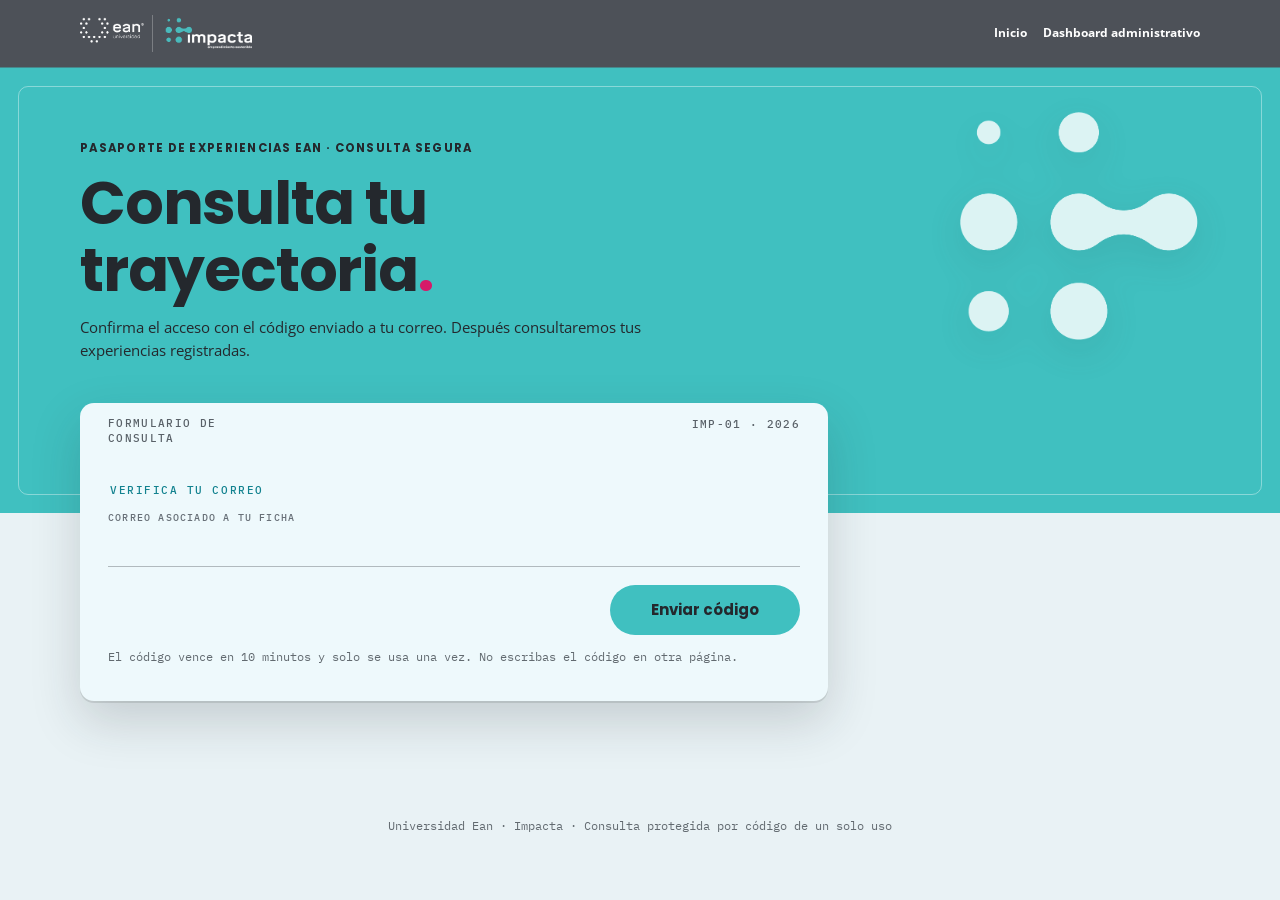
<file: consulta-pasaporte.html>
<!doctype html>
<html lang="es">
<head>
  <meta charset="utf-8">
  <meta name="viewport" content="width=device-width, initial-scale=1">
  <title>Consulta segura · Pasaporte Eanista</title>
  <link rel="preconnect" href="https://fonts.googleapis.com">
  <link rel="preconnect" href="https://fonts.gstatic.com" crossorigin>
  <link href="https://fonts.googleapis.com/css2?family=IBM+Plex+Mono:wght@400;500&family=Open+Sans:wght@400;600;700&family=Poppins:wght@500;600;700&display=swap" rel="stylesheet">
  <link rel="stylesheet" href="./styles.css?v=typography-1">
</head>
<body class="portal-page">
  <header class="topbar">
    <a class="brand" href="./" aria-label="Volver al Pasaporte Eanista">
      <img src="./assets/ean-impacta-color.png" alt="Universidad Ean · Impacta, emprendimiento sostenible">
    </a>
    <nav class="topnav"><a href="./">Inicio</a><a href="./admin.html">Dashboard administrativo</a></nav>
  </header>
  <main>
    <section class="hero">
      <img class="hero-pattern" src="./assets/simbolo-impacta-white.png" alt="" aria-hidden="true">
      <p class="eyebrow">Pasaporte de Experiencias EAN · Consulta segura</p>
      <h1>Consulta tu trayectoria<span class="dot">.</span></h1>
      <p>Confirma el acceso con el código enviado a tu correo. Después consultaremos tus experiencias registradas.</p>
    </section>

    <section class="lookup-section">
      <form id="access-form" class="search-box">
        <fieldset class="identity-fields">
          <legend>Verifica tu correo</legend>
          <div>
            <label for="access-email">Correo asociado a tu ficha</label>
            <input id="access-email" type="email" autocomplete="email" required maxlength="320">
          </div>
        </fieldset>
        <div class="search-row single-action">
          <button id="send-code" type="button">Enviar código</button>
        </div>
        <div id="code-step" class="hidden">
          <label for="access-code">Código de seis dígitos</label>
          <div class="search-row">
            <input id="access-code" inputmode="numeric" autocomplete="one-time-code" pattern="[0-9]{6}" maxlength="6" aria-label="Código de seis dígitos">
            <button id="verify-code" type="submit">Verificar y consultar</button>
          </div>
        </div>
        <p class="privacy">El código vence en 10 minutos y solo se usa una vez. No escribas el código en otra página.</p>
        <p id="access-status" class="evidence" role="status" aria-live="polite"></p>
      </form>
    </section>

    <section id="passport-panel" class="panel hidden" aria-live="polite">
      <div class="panel-heading flow-heading">
        <div><p class="eyebrow">Pasaporte Eanista</p><h2 id="passport-title">Trayectoria recibida desde SharePoint</h2></div>
        <button id="sign-out" class="secondary compact" type="button">Cerrar consulta</button>
      </div>
      <p id="identity-summary" class="evidence"></p>
      <div id="passport-items" class="passport-stamps"></div>
    </section>
  </main>
  <footer>Universidad Ean · Impacta · Consulta protegida por código de un solo uso</footer>
  <script src="./runtime-config.js?v=2"></script>
  <script src="./api-client.js?v=7"></script>
  <script src="./consulta-pasaporte.js?v=1"></script>
</body>
</html>
</file>
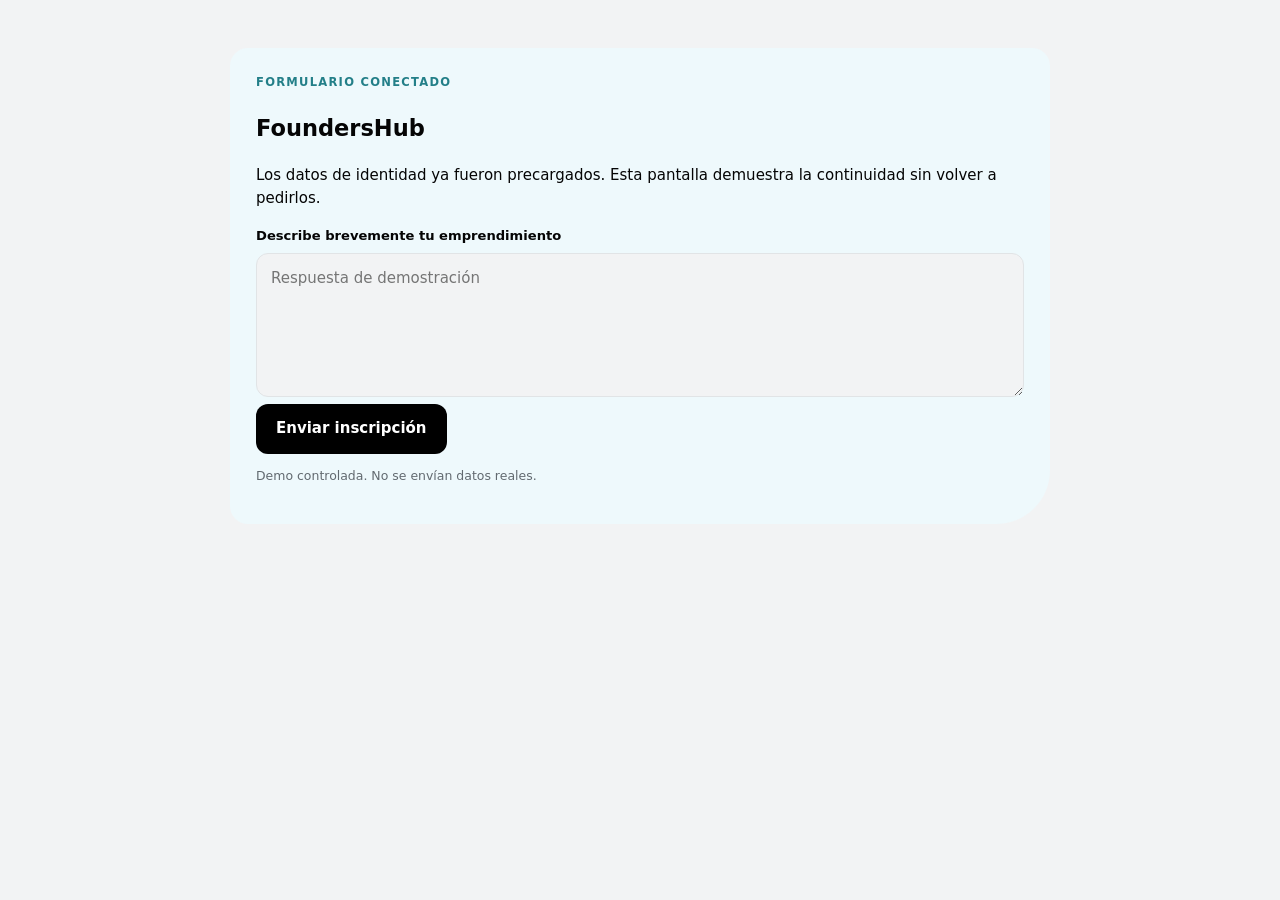
<file: formulario-demo.html>
<!doctype html><html lang="es"><head><meta charset="utf-8"><meta name="viewport" content="width=device-width,initial-scale=1"><link rel="stylesheet" href="./styles.css"><title>Formulario de demostración</title></head><body><main><section class="panel"><p class="eyebrow">Formulario conectado</p><h1>FoundersHub</h1><p>Los datos de identidad ya fueron precargados. Esta pantalla demuestra la continuidad sin volver a pedirlos.</p><label>Describe brevemente tu emprendimiento</label><textarea rows="5" placeholder="Respuesta de demostración"></textarea><button type="button" onclick="this.textContent='Enviado · estado INSCRITO';this.disabled=true">Enviar inscripción</button><p class="privacy">Demo controlada. No se envían datos reales.</p></section></main></body></html>
</file>
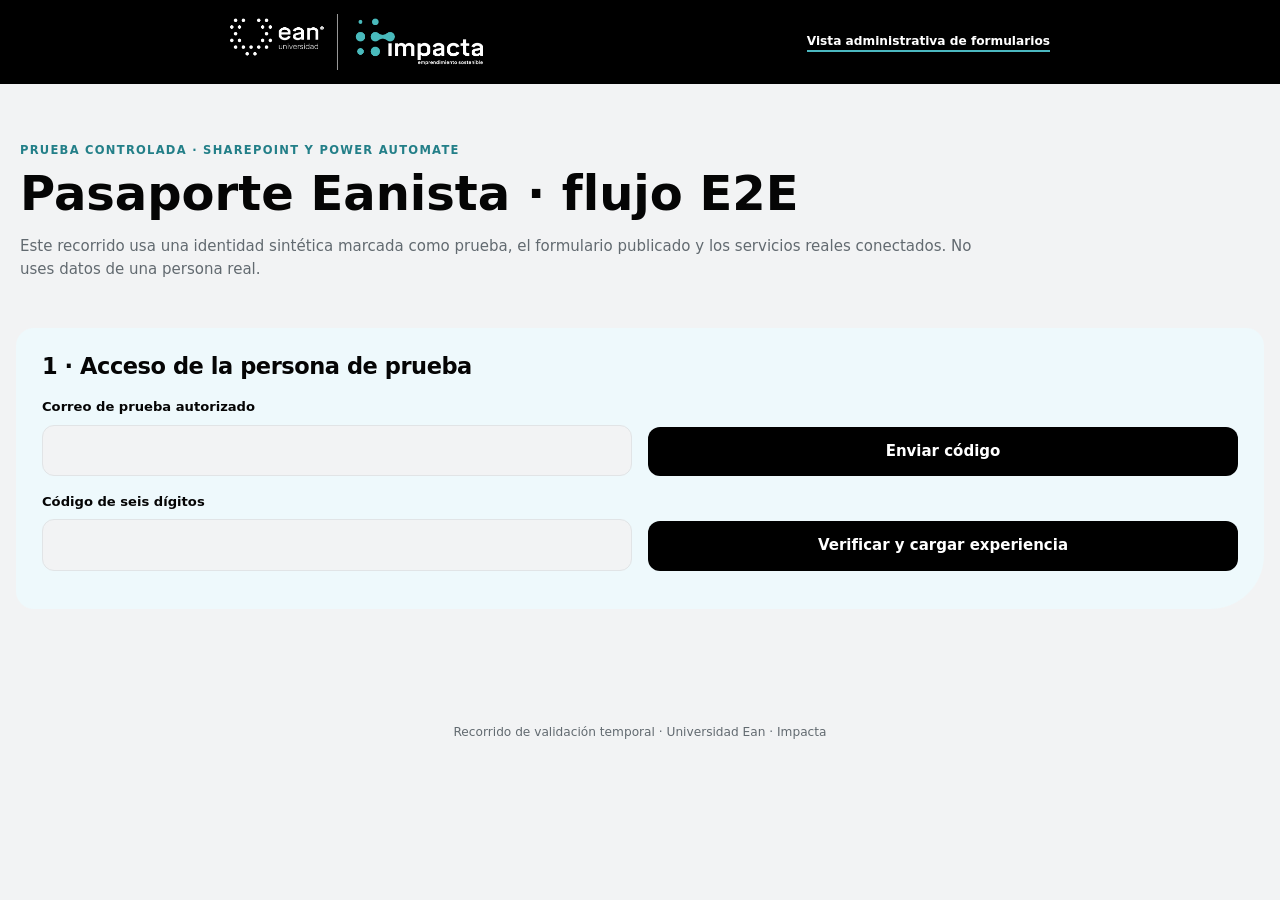
<file: pasaporte-e2e.html>
<!doctype html>
<html lang="es">
<head>
  <meta charset="utf-8">
  <meta name="viewport" content="width=device-width, initial-scale=1">
  <title>Prueba E2E · Pasaporte Eanista</title>
  <link rel="stylesheet" href="./styles.css">
</head>
<body>
  <header class="topbar">
    <a class="brand" href="./" aria-label="Universidad Ean e Impacta"><img src="./assets/ean-impacta-color.png" alt="Universidad Ean · Impacta"></a>
    <nav class="topnav"><a href="./admin-experiencias.html">Vista administrativa de formularios</a></nav>
  </header>
  <main class="experience-admin">
    <section class="admin-hero builder-hero">
      <p class="eyebrow">Prueba controlada · SharePoint y Power Automate</p>
      <h1>Pasaporte Eanista · flujo E2E</h1>
      <p>Este recorrido usa una identidad sintética marcada como prueba, el formulario publicado y los servicios reales conectados. No uses datos de una persona real.</p>
    </section>
    <section class="panel">
      <h2>1 · Acceso de la persona de prueba</h2>
      <form id="access-form" class="completion-grid">
        <div><label for="test-email">Correo de prueba autorizado</label><input id="test-email" type="email" required autocomplete="email"></div>
        <div class="completion-action"><button id="send-code" type="button">Enviar código</button></div>
        <div><label for="test-code">Código de seis dígitos</label><input id="test-code" inputmode="numeric" autocomplete="one-time-code" maxlength="6" required></div>
        <div class="completion-action"><button id="verify-code" type="submit">Verificar y cargar experiencia</button></div>
      </form>
      <p id="access-status" class="privacy" aria-live="polite"></p>
    </section>
    <section id="experience-panel" class="panel hidden">
      <h2 id="experience-title">2 · Formulario de prueba</h2>
      <p id="experience-status" class="privacy" aria-live="polite"></p>
      <form id="test-experience-form" class="completion-grid"></form>
    </section>
    <section id="passport-panel" class="panel hidden">
      <p class="eyebrow">Pasaporte de Experiencias</p>
      <h2>Trayectoria recibida desde SharePoint</h2>
      <div id="passport-items" class="passport-stamps"></div>
    </section>
  </main>
  <footer>Recorrido de validación temporal · Universidad Ean · Impacta</footer>
  <script src="./runtime-config.js"></script>
  <script src="./api-client.js?v=7"></script>
  <script src="./pasaporte-e2e.js?v=2"></script>
</body>
</html>
</file>
<file: styles.css>
:root{--bg:#f2f3f4;--surface:#fff;--ink:#050505;--muted:#626a70;--line:#e1e4e6;--green:#4bb8c0;--green-dark:#237f88;--green-soft:#ddf3f5;--teal:#1595a2;--warn:#9a5b00;--danger:#9c2f2f;--r:18px;--r-big:54px;--display:"Poppins",system-ui,sans-serif;--body:"Open Sans",system-ui,sans-serif}
*{box-sizing:border-box}html{scroll-behavior:smooth}body{margin:0;background:var(--bg);color:var(--ink);font-family:var(--body);font-size:15px;line-height:1.55}button,input,select,textarea{font:inherit}.hidden{display:none!important}
.topbar{background:#000;color:#fff;min-height:82px;padding:14px max(18px,calc((100% - 820px)/2));display:flex;align-items:center;justify-content:space-between;gap:24px}.brand{display:block;min-width:0}.brand img{display:block;width:min(310px,46vw);height:56px;object-fit:contain;object-position:left center}.topnav{display:flex;align-items:center;justify-content:flex-end;gap:16px;font-size:.76rem}.topnav a{color:#fff;text-decoration:none;font-weight:700;border-bottom:2px solid var(--green);white-space:nowrap}.mode{color:#b9bec4;white-space:nowrap}
main{width:min(820px,calc(100% - 32px));margin:auto;padding:28px 0 64px}.hero{position:relative;overflow:hidden;background:#000;color:#fff;border-radius:var(--r) var(--r-big) var(--r) var(--r);padding:42px 34px 38px;min-height:260px;display:grid;align-content:center;gap:12px}.hero>*:not(.hero-pattern){position:relative;z-index:1;max-width:560px}.hero h1,.panel h2,.panel h3{font-family:var(--display);line-height:1.12;letter-spacing:-.02em}.hero h1{font-size:clamp(2rem,6vw,3.15rem);margin:0;max-width:15ch!important}.hero p{margin:0;color:#bbc0c4}.hero .eyebrow{color:var(--green)}.dot{color:var(--green)}.hero-pattern{position:absolute;right:-52px;top:50%;transform:translateY(-50%);width:330px;height:330px;opacity:.55}.hero-pattern path{fill:none;stroke:#b9bec4;stroke-opacity:.34;stroke-width:1.2}.hero-pattern circle{fill:var(--green)}
.eyebrow{margin:0 0 8px;color:var(--green-dark);font-family:var(--display);font-size:.72rem;font-weight:700;letter-spacing:.11em;text-transform:uppercase}.lookup-section{margin-top:18px}.search-box,.panel{background:var(--surface);border:0;border-radius:var(--r) var(--r) var(--r-big) var(--r);box-shadow:none}.search-box{padding:26px}.search-box>label:first-child{font-family:var(--display);font-size:1.05rem}.identity-fields{border:0;padding:0;margin:8px 0 18px;display:grid;grid-template-columns:repeat(3,1fr);gap:14px}.identity-fields legend{font-family:var(--display);font-weight:700;margin-bottom:13px}.search-row{display:flex;justify-content:flex-end}.single-action button{min-width:190px}.registration-continuation{margin-top:18px;padding:18px;border-radius:12px;background:var(--green-soft)}
label{display:block;font-size:.82rem;font-weight:700;margin-bottom:7px}input,textarea,select{width:100%;border:1.5px solid var(--line);border-radius:12px;padding:13px 14px;background:var(--bg);color:var(--ink)}select{margin-bottom:16px}input:focus,textarea:focus,select:focus{outline:3px solid rgba(0,191,104,.18);border-color:var(--green)}button,.button-link{border:0;border-radius:12px;padding:13px 20px;background:#000;color:#fff;font-family:var(--display);font-weight:700;cursor:pointer;text-decoration:none;display:inline-flex;align-items:center;justify-content:center}button:hover,.button-link:hover{background:var(--green);color:#000}button:focus-visible,.button-link:focus-visible{outline:3px solid var(--green);outline-offset:3px}button:disabled{opacity:.55;cursor:not-allowed}.privacy,.evidence,.demo-help{font-size:.78rem;color:var(--muted)}.demo-help{margin:12px 8px}.demo-scenarios{display:flex;gap:8px;flex-wrap:wrap;margin-top:12px}.demo-scenarios button{padding:8px 11px;background:#fff;color:#000;border:1px solid var(--line);font-size:.74rem}
.panel{padding:26px;margin:20px 0}.access-result{border-left:5px solid var(--green)}.status{padding:14px 18px;border-radius:12px;background:var(--green-soft);color:#155e52;margin:18px 0}.status.error{background:#fff0ed;color:var(--danger)}.panel-heading{display:flex;justify-content:space-between;gap:18px;align-items:flex-start}.panel h2{margin:0 0 12px}.badge,.pill{font-size:.72rem;padding:6px 10px;border-radius:999px;background:#eceef0;color:var(--muted);font-weight:800}.badge.confirmed{background:var(--green-soft);color:var(--green-dark)}.badge.correction{background:#fff1dc;color:var(--warn)}
.access-code-panel{max-width:760px;margin:1.5rem auto;padding:clamp(1.4rem,4vw,2.4rem)}.access-code-panel h2{margin:.2rem 0 .65rem}.access-code-form{display:grid;grid-template-columns:minmax(180px,1fr) auto;gap:.75rem;align-items:end;margin-top:1.25rem}.access-code-form label{grid-column:1/-1;font-weight:700}.access-code-form input{min-height:52px;font:700 1.05rem/1.2 "Poppins",sans-serif;letter-spacing:normal;text-align:left}.access-code-form #admin-code{font-size:1.45rem;letter-spacing:.28em;text-align:center}.access-code-actions{display:flex;flex-wrap:wrap;gap:.7rem;margin-top:1rem}@media(max-width:620px){.access-code-form{grid-template-columns:1fr}.access-code-form label{grid-column:auto}.access-code-form button{width:100%}}
.info-grid{display:grid;grid-template-columns:repeat(3,1fr);gap:14px;margin-top:18px}.info-item{border-top:2px solid #edf0f1;padding-top:10px}.info-item span{display:block;font-size:.68rem;color:var(--muted);text-transform:uppercase;letter-spacing:.07em}.info-item strong{display:block;margin-top:5px}.timeline{margin-top:20px}.timeline-item{display:grid;grid-template-columns:76px 18px 1fr;gap:12px;padding-bottom:22px}.timeline-year{font-family:var(--display);font-weight:700}.dot:not(span){width:12px;height:12px;border-radius:50%;background:var(--green);margin-top:5px;box-shadow:0 0 0 4px var(--green-soft)}.timeline-content{border-bottom:1px solid var(--line);padding-bottom:18px}.timeline-content h3{margin:0 0 5px}.timeline-content p{margin:3px 0;color:var(--muted);font-size:.88rem}.empty{color:var(--muted);font-style:italic}.actions{display:flex;gap:10px;flex-wrap:wrap;margin:18px 0}.primary{background:var(--green);color:#000}.secondary{background:#fff;color:#000;border:1.5px solid #000}.correction{border-top:1px solid var(--line);padding-top:18px}.candidate{padding:14px 0;border-bottom:1px solid var(--line);display:flex;justify-content:space-between;gap:16px;align-items:center}.candidate p{margin:4px 0;color:var(--muted);font-size:.84rem}.score{font-weight:800;color:var(--warn)}
.completion-grid{display:grid;grid-template-columns:repeat(2,1fr);gap:16px;margin-top:18px}.completion-action{display:flex;align-items:end}.completion-action button{width:100%;min-height:49px}.consent{grid-column:1/-1;display:flex;gap:10px;align-items:flex-start;font-weight:500;color:var(--muted)}.consent input{width:auto;margin-top:4px}.embedded-form{padding:0;overflow:hidden}.embedded-form .panel-heading,.embedded-form>p{padding-left:26px;padding-right:26px}.embedded-form .panel-heading{padding-top:26px}.embedded-form iframe{display:block;width:100%;height:78vh;min-height:720px;border:0;border-top:1px solid var(--line);background:#fff}.history{margin-top:20px;border-top:1px solid var(--line);padding-top:16px}footer{padding:30px 0;text-align:center;color:var(--muted);font-size:.76rem}
.topnav strong{color:var(--teal)}.admin-hero{padding:30px 4px 12px}.admin-hero h1{font-family:var(--display);font-size:clamp(2rem,5vw,3rem);line-height:1.08;margin:.1em 0}.admin-hero>p:not(.eyebrow){color:var(--muted)}.filters{display:grid;grid-template-columns:repeat(4,minmax(140px,1fr));gap:14px;align-items:end}.filters select{margin:0}.filters button{min-height:49px}.active-filters{display:flex;align-items:center;gap:8px;flex-wrap:wrap;margin:0 0 18px;padding:12px 14px;background:#fff;border-radius:12px}.active-filters strong{font-size:.76rem}.active-filters button{padding:7px 10px;background:var(--green-soft);color:var(--green-dark);font-family:var(--body);font-size:.72rem}.metric-grid{display:grid;grid-template-columns:repeat(4,1fr);gap:14px;margin:20px 0}.metric{background:#000;color:#fff;border-radius:var(--r) var(--r-big) var(--r) var(--r);padding:20px}.metric span{display:block;color:#bbc0c4;font-size:.72rem;text-transform:uppercase;letter-spacing:.07em}.metric strong{display:block;font-family:var(--display);font-size:2rem;margin-top:7px}.dashboard-grid{display:grid;grid-template-columns:repeat(2,1fr);gap:18px}.dashboard-grid .panel{margin:0}.chart-panel.wide{grid-column:1/-1}.chart-panel h2{font-size:1.08rem}.bars{display:grid;gap:7px;margin-top:18px}.bar-row{display:grid;grid-template-columns:minmax(110px,210px) 1fr 60px;gap:12px;align-items:center;width:100%;padding:7px 8px;background:transparent;color:var(--ink);font-family:var(--body);font-weight:400;text-align:left;border-radius:9px}.bar-row:hover,.bar-row:focus-visible{background:var(--green-soft);color:var(--ink)}.bar-label{white-space:nowrap;overflow:hidden;text-overflow:ellipsis;color:var(--muted);font-size:.8rem}.bar-track{height:10px;background:#edf1f2;border-radius:999px;overflow:hidden}.bar-track span{display:block;height:100%;background:linear-gradient(90deg,var(--teal),var(--green));border-radius:inherit}.bar-row strong{text-align:right;font-size:.8rem}.control-grid{display:grid;grid-template-columns:repeat(5,1fr);gap:12px;margin-bottom:20px}.control-metric{background:#fff;border-left:4px solid var(--green);border-radius:12px;padding:15px}.control-metric span{display:block;color:var(--muted);font-size:.68rem;text-transform:uppercase}.control-metric strong{display:block;font-family:var(--display);font-size:1.55rem;margin-top:5px}.review-list{display:grid;gap:10px;margin-top:18px}.review-item{display:flex;justify-content:space-between;gap:20px;align-items:center;border:1px solid var(--line);border-radius:12px;padding:16px}.review-item h3{margin:5px 0}.review-item p,.review-item small{color:var(--muted);margin:3px 0}.review-type{font-size:.68rem;color:var(--green-dark);font-weight:800}.review-actions{display:flex;gap:8px}
.overview-grid{margin-bottom:20px}.zoom-number{display:flex;align-items:baseline;gap:10px;margin:20px 0 8px}.zoom-number strong{font-family:var(--display);font-size:3rem;line-height:1}.zoom-number span{color:var(--muted)}.zoom-track{height:12px;background:#e8edef;border-radius:999px;overflow:hidden}.zoom-track span{display:block;height:100%;background:linear-gradient(90deg,var(--teal),var(--green));border-radius:inherit}.quality-grid{display:grid;grid-template-columns:repeat(3,1fr);gap:9px;margin-top:16px}.quality-item{padding:10px;border-radius:10px;background:#f1f4f5}.quality-item span,.quality-item small{display:block;color:var(--muted);font-size:.68rem}.quality-item strong{font-family:var(--display);font-size:1.25rem}.quality-item.attention{background:#fff1dc}.quality-item.healthy{background:var(--green-soft)}.prototype-panel{margin-top:20px}.lab-badge{padding:7px 11px;border-radius:999px;background:#000;color:var(--green);font-size:.7rem;font-weight:800}.prototype-grid{display:grid;grid-template-columns:repeat(2,1fr);gap:12px;margin-top:18px}.prototype-card{border:1px solid var(--line);border-radius:14px;padding:16px}.prototype-head{display:grid;gap:8px}.prototype-state{justify-self:start;padding:4px 8px;border-radius:999px;font-size:.66rem;font-weight:800;background:#fff1dc;color:var(--warn)}.prototype-state.ready{background:var(--green-soft);color:var(--green-dark)}.prototype-card ul{padding-left:20px;color:var(--muted);font-size:.8rem}.prototype-card li::marker{color:#c9ced1}.prototype-card li.ok-check::marker{color:var(--green)}.prototype-card small{color:var(--muted)}
.people-panel{margin-top:0}.people-table-wrap{overflow:auto;margin-top:16px}.people-table{width:100%;border-collapse:collapse;font-size:.78rem}.people-table th{text-align:left;color:var(--muted);font-size:.66rem;text-transform:uppercase;letter-spacing:.06em;padding:10px;border-bottom:2px solid var(--line)}.people-table td{vertical-align:top;padding:12px 10px;border-bottom:1px solid var(--line)}.people-table td span,.people-table td strong,.people-table td small{display:block}.people-table td small{color:var(--muted);margin-top:3px}.person-status{display:inline-block!important;padding:4px 7px;border-radius:999px;background:var(--green-soft);color:var(--green-dark);font-weight:800;font-size:.67rem}
@media(max-width:900px){.filters,.metric-grid{grid-template-columns:repeat(2,1fr)}.control-grid{grid-template-columns:repeat(2,1fr)}}
@media(max-width:720px){.topbar{align-items:flex-start;min-height:74px}.brand img{width:220px;height:48px}.topnav{display:block;text-align:right}.mode{display:none}main{width:min(100% - 24px,820px);padding-top:16px}.hero{min-height:230px;padding:32px 24px}.hero-pattern{right:-130px;opacity:.34}.identity-fields,.info-grid,.completion-grid{grid-template-columns:1fr}.panel-heading,.candidate{display:block}.candidate .actions{margin-bottom:0}.single-action button{width:100%}.embedded-form iframe{height:82vh;min-height:620px}}
@media(max-width:640px){.filters,.dashboard-grid,.prototype-grid{grid-template-columns:1fr}.metric-grid,.control-grid,.quality-grid{grid-template-columns:repeat(2,1fr)}.chart-panel.wide{grid-column:auto}.review-item{align-items:flex-start;flex-direction:column}.bar-row{grid-template-columns:95px 1fr 48px}}
@media(max-width:640px){.people-table thead{display:none}.people-table,.people-table tbody,.people-table tr,.people-table td{display:block;width:100%}.people-table tr{padding:10px 0;border-bottom:1px solid var(--line)}.people-table td{border:0;padding:7px 4px 7px 112px;position:relative}.people-table td::before{content:attr(data-label);position:absolute;left:4px;top:8px;width:100px;color:var(--muted);font-size:.62rem;text-transform:uppercase}.people-table td[colspan]{padding-left:4px}}
@media(max-width:430px){.topbar{padding:12px}.brand img{width:185px;height:44px}.topnav a{font-size:.68rem}.hero{border-radius:14px 44px 14px 14px}.search-box,.panel{border-radius:14px 14px 42px 14px;padding:20px}.hero h1{font-size:2rem}.timeline-item{grid-template-columns:58px 14px 1fr}}

/* Progressive dashboard drill-down: metrics -> people -> individual profile. */
.metric-action{width:100%;font-family:var(--body);text-align:left}.metric-action small{display:block;color:var(--green);font-size:.68rem;margin-top:8px}.metric-action:hover{background:var(--teal);color:#fff}.metric-action:hover span,.metric-action:hover small{color:#fff}.people-panel{border-top:5px solid var(--teal)}.panel-tools{display:flex;align-items:center;gap:8px}.compact{padding:7px 11px;font-size:.72rem}.person-link{display:inline;padding:0;background:transparent;color:var(--ink);font-family:var(--display);font-weight:700;text-align:left;text-decoration:underline;text-decoration-color:var(--green);text-underline-offset:3px}.person-link:hover{background:transparent;color:var(--teal)}
.profile-dialog{width:min(860px,calc(100% - 28px));max-height:90vh;padding:0;border:0;border-radius:20px 20px 58px 20px;background:#fff;color:var(--ink);box-shadow:0 28px 90px rgba(0,0,0,.3)}.profile-dialog::backdrop{background:rgba(0,0,0,.68);backdrop-filter:blur(3px)}.profile-shell{padding:28px;overflow:auto;max-height:90vh}.profile-top{display:flex;justify-content:space-between;gap:20px;align-items:flex-start;border-bottom:1px solid var(--line);padding-bottom:18px}.profile-top h2{font-family:var(--display);font-size:1.65rem;line-height:1.15;margin:0}.profile-close{width:42px;height:42px;padding:0;border-radius:50%;font-size:1.55rem;flex:0 0 auto}.profile-summary{display:grid;grid-template-columns:repeat(3,1fr);gap:12px;padding:20px 0}.profile-summary div{padding:12px;background:var(--bg);border-radius:12px}.profile-summary span,.profile-summary strong{display:block}.profile-summary span{color:var(--muted);font-size:.66rem;text-transform:uppercase;letter-spacing:.06em}.profile-summary strong{font-size:.8rem;margin-top:5px}.profile-experiences{border-top:1px solid var(--line);padding-top:20px}.profile-section-title h3{font-family:var(--display);margin:0 0 18px}.profile-timeline article{display:grid;grid-template-columns:58px 14px 1fr;gap:12px;padding-bottom:20px}.experience-year{font-family:var(--display);font-weight:700}.experience-dot{width:12px;height:12px;border-radius:50%;margin-top:5px;background:var(--green);box-shadow:0 0 0 4px var(--green-soft)}.profile-timeline article>div:last-child{border-bottom:1px solid var(--line);padding-bottom:16px}.profile-timeline h4{font-family:var(--display);margin:0 0 5px}.profile-timeline p,.profile-timeline small{display:block;color:var(--muted);margin:3px 0}
@media(max-width:640px){.panel-tools{align-items:flex-start;flex-direction:column}.profile-shell{padding:20px}.profile-summary{grid-template-columns:1fr 1fr}.profile-dialog{max-height:94vh}.profile-shell{max-height:94vh}}
@media(max-width:430px){.profile-summary{grid-template-columns:1fr}.profile-timeline article{grid-template-columns:48px 12px 1fr}}
.operations-grid{display:grid;gap:20px;margin-top:20px}.operations-grid .panel{margin:0}.lab-badge.neutral{background:var(--teal);color:#fff}.resource-summary{display:grid;gap:5px;margin:14px 0;padding:12px;border-radius:12px;background:var(--bg)}.resource-summary>span{color:var(--teal);font-size:.65rem;font-weight:800;letter-spacing:.08em;text-transform:uppercase}.resource-summary>strong{font-size:.82rem}.resource-summary small{color:var(--muted)}.resource-link{justify-self:start;margin-top:5px;padding:8px 11px;border-radius:9px;background:#000;color:#fff;font-family:var(--display);font-size:.7rem;font-weight:700;text-decoration:none}.resource-link:hover{background:var(--teal)}.empty-resource{grid-column:1/-1;padding:22px;border:1.5px dashed var(--line);border-radius:14px;background:var(--bg)}.empty-resource p{margin:6px 0 0;color:var(--muted);font-size:.82rem}
.profile-resources{border-top:1px solid var(--line);padding:20px 0}.profile-resource-grid{display:grid;grid-template-columns:repeat(2,1fr);gap:12px}.profile-resource-grid>article{display:grid;align-content:start;gap:5px;padding:14px;border:1px solid var(--line);border-radius:13px}.profile-resource-grid>article>strong{font-family:var(--display)}.profile-resource-grid>article>p{margin:0;color:var(--muted);font-size:.78rem}.resource-kind{justify-self:start;padding:4px 7px;border-radius:999px;background:var(--green-soft);color:var(--green-dark);font-size:.62rem;font-weight:800;text-transform:uppercase}.resource-pending{color:var(--warn);font-weight:700;margin-top:5px}@media(max-width:640px){.profile-resource-grid{grid-template-columns:1fr}}

/* Pasaporte físico 3D: lenguaje visual y motion del prototipo entregado. */
:root{--passport-blue:#40c0c0;--passport-ink:#24282d;--passport-paper:oklch(.975 .012 220);--passport-d:1.2s;--passport-ease:cubic-bezier(.6,.05,.25,1)}
.hero{background:var(--passport-blue);color:var(--passport-ink);isolation:isolate}.hero p,.hero .eyebrow{color:var(--passport-ink)}.hero-pattern{opacity:.18;animation:pattern-float 9s ease-in-out infinite}.search-box,.panel{background:var(--passport-paper)}.search-box{position:relative;overflow:hidden}.search-box::after{content:"IMP-01";position:absolute;right:18px;top:15px;color:var(--teal);font:700 10px/1 "Courier New",monospace;letter-spacing:.18em}.search-box::before{content:"";position:absolute;left:-30%;top:0;width:24%;height:100%;background:linear-gradient(90deg,transparent,rgba(64,192,192,.17),transparent);animation:scanner 5.5s ease-in-out infinite;pointer-events:none}
.passport-profile{margin:34px 0 70px}.passport-heading{display:flex;align-items:end;justify-content:space-between;gap:20px;margin-bottom:18px}.passport-heading h2{font:600 clamp(1.6rem,4vw,2.25rem)/1.1 var(--display);margin:0}.passport-page-label{font:600 11px/1 "Courier New",monospace;letter-spacing:.14em;text-transform:uppercase;color:var(--teal)}.passport-viewport{position:relative;height:650px;perspective:2200px;overflow:visible}.passport-book{position:absolute;left:50%;top:20px;width:840px;height:580px;margin-left:-420px;transform-style:preserve-3d;transform:translateX(210px) rotateX(16deg) rotateZ(-2deg);transition:transform var(--passport-d) var(--passport-ease)}.passport-book:not([data-page="0"]){transform:translateX(0) rotateX(6deg)}.passport-sheet{position:absolute;left:420px;top:0;width:420px;height:580px;border:0;padding:0}.passport-paper{position:absolute;inset:0;overflow:auto;padding:28px;background-color:var(--passport-paper);background-image:repeating-linear-gradient(135deg,oklch(.9 .035 195/.3) 0 1px,transparent 1px 8px);border-radius:3px 14px 14px 3px;box-shadow:3px 4px 0 oklch(.91 .012 220),7px 8px 26px rgba(36,40,45,.17);color:var(--passport-ink)}.passport-paper h3{font:600 21px/1.2 var(--display);margin:7px 0 13px}.passport-paper p{font-size:.8rem}.page-number{position:absolute;right:22px;bottom:16px;font:600 9px/1 "Courier New",monospace;letter-spacing:.12em;color:#737c82}.passport-kicker{margin:0;color:var(--teal)!important;font:600 10px/1.3 "Courier New",monospace!important;letter-spacing:.14em;text-transform:uppercase}
.passport-cover{z-index:30;transform-style:preserve-3d;transform-origin:left center;background:var(--passport-blue);border-radius:7px 16px 16px 7px;box-shadow:8px 12px 30px rgba(0,0,0,.24),inset 8px 0 16px rgba(0,0,0,.12);color:var(--passport-ink);display:flex;flex-direction:column;align-items:center;justify-content:center;gap:26px;overflow:hidden;transition:transform var(--passport-d) var(--passport-ease),z-index 0s linear calc(var(--passport-d)/2);backface-visibility:hidden}.passport-cover:hover{background:var(--passport-blue);color:var(--passport-ink);transform:rotateY(-16deg)}.passport-cover img{width:250px;max-height:78px;object-fit:contain;filter:brightness(0)}.passport-title{font:700 34px/1.05 var(--display);letter-spacing:-.03em;text-transform:uppercase}.passport-edition{font:600 11px/1 "Courier New",monospace;letter-spacing:.22em}.passport-symbol{position:absolute;right:28px;bottom:22px;text-align:left;font:800 22px/.6 var(--display);opacity:.33}.passport-shimmer{position:absolute;inset:0 auto 0 -80%;width:55%;background:linear-gradient(100deg,transparent,rgba(255,255,255,.28),transparent);transition:transform 1.3s ease-out}.passport-cover:hover .passport-shimmer{transform:translateX(360%)}.passport-book:not([data-page="0"]) .passport-cover{transform:rotateY(-180deg);z-index:10}.passport-data{z-index:5}.passport-person-heading{display:flex;justify-content:space-between;gap:12px;align-items:start}.passport-person-heading h3{font-size:18px}.passport-seal{width:62px;height:62px;border-radius:50%;display:grid;place-items:center;flex:0 0 auto;padding:7px;text-align:center;background:conic-gradient(from 40deg,#40c0c0,#ffc62f,#d61a69,#8f499c,#3eaf49,#40c0c0);color:#fff;font:700 8px/1.2 var(--display);text-transform:uppercase;transform:scale(0);transition:transform .55s cubic-bezier(.2,1.5,.4,1) calc(var(--passport-d)*.65)}.passport-book:not([data-page="0"]) .passport-seal{transform:scale(1)}
.passport-data-grid{display:grid;grid-template-columns:1fr 1fr;gap:7px 13px;margin-top:16px}.passport-data-grid .info-item{border-top:1px solid rgba(36,40,45,.13);padding-top:6px;opacity:0;transform:translateY(9px);transition:opacity .42s ease,transform .42s ease}.passport-book:not([data-page="0"]) .passport-data-grid .info-item{opacity:1;transform:none}.passport-data-grid .info-item span{font-family:"Courier New",monospace;font-size:8px}.passport-data-grid .info-item strong{font-size:10px;line-height:1.25}.passport-data-grid .info-item:nth-child(n+2){transition-delay:.72s}.passport-data-grid .info-item:nth-child(n+4){transition-delay:.9s}.passport-evidence{font-size:9px!important;color:#626a70;margin-top:12px}.passport-mrz{position:absolute;left:28px;right:28px;bottom:31px;white-space:nowrap;overflow:hidden;width:0;font:600 10px/1.4 "Courier New",monospace;letter-spacing:.08em;border-top:1px solid rgba(36,40,45,.14);padding-top:8px}.passport-book:not([data-page="0"]) .passport-mrz{animation:mrz-type .9s steps(44) calc(var(--passport-d)*.75) forwards}
.passport-leaf{z-index:20;transform-style:preserve-3d;transform-origin:left center;transition:transform calc(var(--passport-d)*.9) var(--passport-ease)}.passport-face{backface-visibility:hidden}.passport-validation{transform:rotateY(180deg);border-radius:14px 3px 3px 14px}.passport-book[data-page="2"] .passport-leaf,.passport-book[data-page="3"] .passport-leaf{transform:rotateY(-180deg)}.passport-base{z-index:1}.passport-stamps{position:relative;min-height:450px}.passport-stamp{position:relative;width:74%;min-height:78px;margin:14px auto;padding:11px;border:3px solid var(--stamp,#d61a69);border-radius:14px;color:var(--stamp,#d61a69);display:grid;place-items:center;text-align:center;mix-blend-mode:multiply;opacity:0;transform:scale(1.7) translateY(-18px) rotate(var(--angle,-2deg));transition:opacity .3s,transform .3s cubic-bezier(.55,0,.85,.35)}.passport-book:not([data-page="0"]) .passport-stamp{opacity:.86;transform:scale(1) rotate(var(--angle,-2deg))}.passport-stamp:nth-child(2){--stamp:#8f499c;--angle:2deg;transition-delay:.42s}.passport-stamp:nth-child(3){--stamp:#3eaf49;--angle:-1deg;transition-delay:.84s}.passport-stamp:nth-child(4){--stamp:#f78d2d;--angle:1.5deg;transition-delay:1.26s}.passport-stamp strong{font:700 12px/1.15 var(--display);text-transform:uppercase}.passport-stamp span,.passport-stamp small{display:block;font:600 8px/1.25 "Courier New",monospace;letter-spacing:.08em;text-transform:uppercase}.passport-validation .actions{display:grid;grid-template-columns:1fr 1fr}.passport-validation button{font-size:11px;padding:10px}.passport-form{font-size:10px}.passport-form input,.passport-form textarea{padding:8px;font-size:10px}.passport-form label{font-size:9px;margin:6px 0 2px}.passport-controls{display:flex;justify-content:center;gap:9px;flex-wrap:wrap;margin-top:10px}.passport-controls button{border-radius:999px;min-width:140px}.passport-base .passport-form{max-height:330px;overflow:auto}
@keyframes scanner{0%,20%{transform:translateX(0)}65%,100%{transform:translateX(650%)}}@keyframes pattern-float{0%,100%{transform:translateY(-50%) rotate(0)}50%{transform:translateY(-54%) rotate(3deg)}}@keyframes mrz-type{to{width:calc(100% - 56px)}}
@media(max-width:900px){.passport-viewport{height:600px}.passport-book{transform:scale(.78) translateX(210px) rotateX(16deg) rotateZ(-2deg);transform-origin:top center}.passport-book:not([data-page="0"]){transform:scale(.78) translateX(0) rotateX(6deg)}}
@media(max-width:680px){.passport-viewport{height:650px;overflow:hidden}.passport-book{left:50%;margin-left:-210px;width:420px;transform:translateX(0) rotateX(8deg)}.passport-book:not([data-page="0"]){transform:translateX(-2px) rotateX(3deg)}.passport-cover,.passport-data,.passport-leaf,.passport-base{left:0}.passport-book:not([data-page="0"]) .passport-cover{transform:translateX(-105%) rotateY(-180deg)}.passport-heading{align-items:start;flex-direction:column}.passport-paper{padding:22px}.passport-data-grid{gap:5px 9px}.passport-title{font-size:30px}}
@media(prefers-reduced-motion:reduce){.hero-pattern,.search-box::before{animation:none}.passport-book,.passport-cover,.passport-leaf,.passport-seal,.passport-data-grid .info-item,.passport-stamp{transition:none!important;animation:none!important}.passport-book{transform:none!important}.passport-book:not([data-page="0"]) .passport-cover{display:none}.passport-mrz{width:calc(100% - 56px)!important}}
.passport-heading-actions{display:flex;align-items:center;gap:12px}.passport-active #search-experience,.passport-active #lookup-experience,.passport-active #demo-help,.passport-active #status,.passport-active #access-result,.passport-active #form-completion,.passport-active #embedded-form,.passport-active #identity-confirm,.passport-active #candidates{display:none!important}.passport-active main{padding-top:30px}.passport-active .passport-profile{margin-top:0}.passport-active footer{margin-top:-30px}@media(max-width:680px){.passport-heading-actions{width:100%;justify-content:space-between}}
.code-active #lookup-experience{display:none!important}
.identity-active #search-experience,.identity-active #lookup-experience,.identity-active #demo-help{display:none!important}.identity-active main{padding-top:30px}.identity-active #identity-confirm{margin-top:0}.identity-heading{align-items:flex-start}.identity-heading h2{margin-bottom:0}@media(max-width:680px){.identity-heading{gap:18px}.identity-heading .compact{width:100%}}
.flow-heading{align-items:flex-start}.flow-heading h2{margin-bottom:0}.flow-heading-actions{display:flex;align-items:center;justify-content:flex-end;gap:10px;flex-wrap:wrap}.flow-back{white-space:nowrap;border:1px solid var(--passport-ink);background:transparent;color:var(--passport-ink)}.flow-back:hover{border-color:var(--green)}@media(max-width:680px){.flow-heading{gap:18px;flex-direction:column}.flow-heading-actions,.flow-heading .flow-back{width:100%}.flow-heading-actions .flow-back{flex:1}.passport-heading-actions{flex-wrap:wrap}.passport-heading-actions .compact{min-height:44px}}
.prototype-stage{min-height:150px;display:grid;place-items:center;align-content:center;gap:7px;padding:22px;text-align:center;border:2px dashed rgba(18,130,143,.38);border-radius:14px;background:linear-gradient(135deg,rgba(64,192,192,.09),rgba(255,255,255,.72))}.prototype-stage strong{font-family:var(--display)}.prototype-stage small{color:var(--muted)}.prototype-placeholder-mark{width:44px;height:44px;display:grid;place-items:center;border-radius:50%;background:#000;color:var(--passport-blue);font:600 1.55rem/1 var(--display)}.prototype-placeholder-mark.ready{background:var(--teal);color:#fff}.passport-prototype-stage{min-height:125px;padding:14px}.prototype-upload-form{display:grid;gap:6px;margin-top:10px}.prototype-upload-form label{font-size:9px;font-weight:700}.prototype-upload-form input{font-size:9px;padding:7px;background:#fff}.prototype-upload-form button{padding:9px;font-size:10px}.prototype-upload-form .passport-evidence{min-height:12px;margin:0}.passport-divider{border:0;border-top:1px solid rgba(36,40,45,.14);margin:18px 0}.passport-base .passport-paper{padding-bottom:38px}

/* La tapa y la página 01 forman una sola pieza 3D; el libro completo permanece centrado. */
.passport-viewport{width:100%;margin-inline:auto}.passport-cover{display:block;background:transparent;box-shadow:none;overflow:visible}.passport-cover-front{position:absolute;inset:0;width:100%;height:100%;border:0;padding:0;background:var(--passport-blue);border-radius:7px 16px 16px 7px;box-shadow:8px 12px 30px rgba(0,0,0,.24),inset 8px 0 16px rgba(0,0,0,.12);color:var(--passport-ink);display:flex;flex-direction:column;align-items:center;justify-content:center;gap:26px;overflow:hidden;backface-visibility:hidden}.passport-cover-front:hover{background:var(--passport-blue);color:var(--passport-ink)}.passport-data{left:auto;top:auto;width:auto;height:auto;transform:rotateY(180deg);backface-visibility:hidden;border-radius:14px 4px 4px 14px;box-shadow:-3px 3px 0 oklch(.93 .012 220),-5px 5px 0 oklch(.88 .012 220)}.passport-cover-front img{width:250px;max-height:78px;object-fit:contain;filter:brightness(0)}
@media(max-width:1100px) and (min-width:681px){.passport-viewport{height:570px}.passport-book{transform:scale(.86) translateX(210px) rotateX(16deg) rotateZ(-2deg);transform-origin:top center}.passport-book:not([data-page="0"]){transform:scale(.86) translateX(0) rotateX(6deg)}}
@media(max-width:680px){.passport-cover{left:0}.passport-cover-front{left:0}.passport-book:not([data-page="0"]) .passport-cover{transform:rotateY(-180deg)}.passport-data{left:auto}.passport-viewport{height:625px}}
@media(prefers-reduced-motion:reduce){.passport-book:not([data-page="0"]) .passport-cover{display:block;transform:rotateY(-180deg)!important}}
.passport-cover .passport-data{left:0;top:0;width:100%;height:100%}
.passport-cover{left:420px;transition:transform var(--passport-d) var(--passport-ease),left var(--passport-d) var(--passport-ease),z-index 0s linear calc(var(--passport-d)/2)}.passport-book:not([data-page="0"]) .passport-cover{left:0;transform:rotateY(-180deg)}
.passport-book:not([data-page="0"]) .passport-cover{left:420px;transform:rotateY(-180deg)}

.admin-access{max-width:720px;margin:48px auto;padding:32px}.admin-access h1{margin-top:4px}.admin-locked .topnav a{display:none}

/* Espera activa del dashboard: informa sin inventar porcentajes y hace tolerable la carga extensa. */
.admin-wait{width:min(980px,100%);margin:38px auto 70px}.wait-intro{text-align:center;max-width:720px;margin:0 auto}.wait-intro h1{font:700 clamp(2rem,5vw,3.4rem)/1.03 var(--display);margin:8px 0 12px}.wait-intro>p:not(.eyebrow){color:var(--muted);font-size:1rem}.wait-progress{height:10px;margin:24px auto 12px;max-width:620px;overflow:hidden;border-radius:999px;background:#dfe6e8}.wait-progress span{display:block;width:38%;height:100%;border-radius:inherit;background:linear-gradient(90deg,var(--teal),var(--green),#86dbe0);animation:wait-slide 1.8s ease-in-out infinite}.wait-meta{display:flex;justify-content:space-between;gap:20px;max-width:620px;margin:auto;color:var(--muted);font-size:.72rem;font-weight:700}.wait-grid{display:grid;grid-template-columns:.9fr 1.1fr;gap:20px;margin-top:30px}.wait-card{min-height:285px;padding:26px;border:1px solid var(--line);border-radius:18px 18px 48px 18px;background:var(--passport-paper);box-shadow:0 14px 38px rgba(22,45,50,.08)}.wait-card-label{color:var(--teal);font-size:.65rem;font-weight:800;letter-spacing:.09em;text-transform:uppercase}.wait-card h2{font:700 1.35rem/1.1 var(--display);margin:8px 0 14px}.curiosity-card{display:flex;flex-direction:column;align-items:flex-start}.curiosity-card>p{font-size:1.08rem;line-height:1.55;flex:1}.game-heading{display:flex;justify-content:space-between;gap:12px;align-items:flex-start}.game-heading h2{margin-bottom:4px}.game-heading strong{padding:7px 10px;border-radius:999px;background:#000;color:#fff;font-size:.7rem;white-space:nowrap}.game-card>p{margin:5px 0 10px;color:var(--muted);font-size:.78rem}.stamp-game{position:relative;height:140px;overflow:hidden;border:1px dashed rgba(18,130,143,.45);border-radius:14px;background:linear-gradient(135deg,rgba(64,192,192,.1),rgba(255,255,255,.75)),repeating-linear-gradient(135deg,rgba(21,149,162,.06) 0 1px,transparent 1px 9px)}.game-stamp{position:absolute;left:45%;top:35%;width:46px;height:46px;padding:0;border-radius:50%;background:#000;color:var(--green);font:700 1.5rem/1 var(--display);box-shadow:0 7px 16px rgba(0,0,0,.22);transition:left .18s ease,top .18s ease,transform .12s ease}.game-stamp:hover,.game-stamp:focus-visible{background:var(--teal);color:#fff;transform:scale(1.1)}.game-message{min-height:18px;font-weight:700;color:var(--teal)!important}.wait-privacy{max-width:720px;margin:20px auto 0;text-align:center;color:var(--muted);font-size:.72rem}.admin-wait.hidden{display:none}
@keyframes wait-slide{0%{transform:translateX(-105%)}50%{transform:translateX(82%)}100%{transform:translateX(265%)}}
@media(max-width:720px){.admin-wait{margin-top:22px}.wait-grid{grid-template-columns:1fr}.wait-card{min-height:250px;padding:22px}.wait-meta{font-size:.65rem}.game-card{order:-1}}
@media(prefers-reduced-motion:reduce){.wait-progress span{animation:none;width:70%;margin:auto}.game-stamp{transition:none}}

/* Claude Design handoff: visual system from “Consulta Impacta” ported to the live app. */
.portal-page{--claude-blue:#40c0c0;--claude-blue-dark:#36abab;--claude-gray:#4d5158;--claude-paper:oklch(.975 .012 220);--claude-mono:"IBM Plex Mono",monospace;background:oklch(.955 .01 220);color:#24282d}
.portal-page .topbar{position:relative;z-index:20;min-height:68px;padding:14px max(24px,calc((100% - 1120px)/2));background:var(--claude-gray);border-bottom:1px solid rgba(64,192,192,.5)}
.portal-page .brand img{width:auto;height:38px;max-width:min(390px,55vw);filter:none}.portal-page .topnav a{border:0;color:#fff}.portal-page .mode{padding:5px 12px;border:1px solid rgba(255,255,255,.5);border-radius:999px;color:#fff;font:500 11px/1.4 var(--claude-mono);letter-spacing:.06em}
.portal-page main{width:100%;padding:0 0 64px}.portal-page .hero{min-height:370px;padding:72px max(40px,calc((100% - 1120px)/2)) 150px;border-radius:0;background:var(--claude-blue);color:#24282d}.portal-page .hero::after{content:"";position:absolute;inset:18px;border:1.5px solid rgba(255,255,255,.38);border-radius:10px;pointer-events:none}.portal-page .hero>*:not(.hero-pattern){max-width:640px}.portal-page .hero h1{max-width:640px!important;font-size:clamp(36px,5.4vw,60px);color:#24282d}.portal-page .hero p,.portal-page .hero .eyebrow{color:#24282d}.portal-page .hero .dot{color:#d61a69}.portal-page .hero-pattern{right:max(20px,calc((100% - 1120px)/2));width:330px;height:330px;opacity:.2}.portal-page .hero-pattern path{stroke:#fff;stroke-opacity:.58}.portal-page .hero-pattern circle{fill:#fff}
.portal-page .lookup-section{position:relative;z-index:3;display:grid;grid-template-columns:minmax(0,1.7fr) minmax(260px,.8fr);align-items:start;gap:20px;width:min(1120px,calc(100% - 48px));margin:-110px auto 22px}.portal-page .search-box{position:relative;overflow:hidden;padding:62px 28px 22px;border-radius:14px;background:var(--claude-paper);box-shadow:0 20px 50px rgba(36,40,45,.18),0 2px 0 rgba(36,40,45,.12)}.portal-page .search-box::before{content:"FORMULARIO DE CONSULTA";position:absolute;z-index:2;inset:0 0 auto;padding:13px 28px;border-bottom:1.5px dashed rgba(77,81,88,.35);background:transparent;color:#596168;font:500 11px/1.4 var(--claude-mono);letter-spacing:.12em;animation:none}.portal-page .search-box::after{content:"IMP-01 · 2026";z-index:3;right:28px;top:14px;color:#596168;font:500 11px/1.4 var(--claude-mono);letter-spacing:.12em}.portal-page .search-box>label:first-child{font-size:13px}.portal-page .search-box select{background:rgba(255,255,255,.65)}.portal-page .identity-fields{grid-template-columns:repeat(2,minmax(0,1fr));gap:18px 22px;margin-top:18px}.portal-page .identity-fields legend{color:#12828f;font:500 11px/1.4 var(--claude-mono);letter-spacing:.14em;text-transform:uppercase}.portal-page .identity-fields>div:first-of-type{grid-column:1/-1}.portal-page .identity-fields label{margin:0;color:#687078;font:500 10px/1.4 var(--claude-mono);letter-spacing:.12em;text-transform:uppercase}.portal-page .identity-fields input{padding:9px 2px;border:0;border-bottom:1.5px solid rgba(77,81,88,.38);border-radius:0;background:transparent;font-family:var(--display);font-weight:600}.portal-page .identity-fields input:focus{outline:0;border-bottom-color:#12828f;box-shadow:0 2px 0 rgba(64,192,192,.2)}.portal-page .single-action button{border-radius:999px;background:var(--claude-blue);color:#24282d}.portal-page .single-action button:hover{background:var(--claude-blue-dark)}.portal-page .privacy{font-family:var(--claude-mono)}
.portal-page .demo-help{margin:0;padding:22px;border:1px solid rgba(77,81,88,.16);border-radius:14px;background:rgba(255,255,255,.82);box-shadow:0 12px 30px rgba(36,40,45,.1)}.portal-page .demo-help summary{color:#12828f;font:600 12px/1.5 var(--claude-mono);letter-spacing:.08em;text-transform:uppercase;cursor:pointer}.portal-page .demo-help code{font-family:var(--claude-mono)}.portal-page .demo-scenarios{display:grid}.portal-page .demo-scenarios button{justify-content:flex-start;border-radius:10px;background:var(--claude-paper);font-family:var(--claude-mono);text-align:left}
.portal-page>#status,.portal-page main>#status,.portal-page main>#access-result,.portal-page main>#form-completion,.portal-page main>#embedded-form,.portal-page main>#identity-confirm,.portal-page main>#candidates{width:min(1072px,calc(100% - 48px));margin-left:auto;margin-right:auto}.portal-page .panel{border-radius:14px;background:var(--claude-paper);box-shadow:0 12px 32px rgba(36,40,45,.1)}.portal-page .passport-profile{width:min(1120px,calc(100% - 24px));margin-inline:auto}.portal-page .passport-active main{padding-top:30px}.portal-page footer{font-family:var(--claude-mono)}
@media(max-width:760px){.portal-page .topbar{padding:12px 18px}.portal-page .brand img{height:34px;max-width:58vw}.portal-page .hero{min-height:350px;padding:54px 24px 135px}.portal-page .hero-pattern{right:-115px;width:290px}.portal-page .lookup-section{grid-template-columns:1fr;width:min(100% - 24px,680px);margin-top:-92px}.portal-page .identity-fields{grid-template-columns:1fr}.portal-page .identity-fields>div:first-of-type{grid-column:auto}.portal-page .search-box{padding:60px 20px 20px}.portal-page .search-box::before{padding-inline:20px}.portal-page .search-box::after{right:20px}.portal-page main>#status,.portal-page main>#access-result,.portal-page main>#form-completion,.portal-page main>#embedded-form,.portal-page main>#identity-confirm,.portal-page main>#candidates{width:min(100% - 24px,680px)}}
@media(max-width:460px){.portal-page .topnav .mode{display:none}.portal-page .hero{padding-top:44px}.portal-page .hero h1{font-size:36px}.portal-page .search-box::before{content:"CONSULTA IMPACTA"}.portal-page .search-box::after{content:"IMP-01"}}

/* Official floating Impacta symbol from the refreshed Claude handoff. */
.portal-page .hero-pattern{right:max(28px,calc((100% - 1120px)/2));top:clamp(30px,4vw,44px);width:clamp(96px,22vw,240px);height:auto;aspect-ratio:617/587;object-fit:contain;opacity:.82;transform:none;animation:impacta-logo-float 12s ease-in-out infinite;filter:drop-shadow(0 12px 22px rgba(36,40,45,.12))}
@keyframes impacta-logo-float{0%,100%{transform:translate(0,0) rotate(0deg)}50%{transform:translate(-12px,10px) rotate(-4deg)}}
@media(max-width:760px){.portal-page .hero-pattern{right:24px;top:30px;width:clamp(96px,30vw,160px);opacity:.68}}
@media(prefers-reduced-motion:reduce){.portal-page .hero-pattern{animation:none!important;transform:none!important}}
.wait-progress span{width:4%;animation:none;transition:width .8s ease}
.wait-meta strong{color:var(--teal);font-family:var(--display)}
.wait-cache-note{max-width:620px;margin:12px auto 0;padding:10px 13px;border-radius:10px;background:rgba(64,192,192,.1);color:var(--teal);font-size:.72rem;font-weight:700}
@media(prefers-reduced-motion:reduce){.wait-progress span,.game-stamp{transition:none}}

/* Constructor administrable de experiencias y formularios. */
.experience-admin{width:min(1500px,calc(100% - 32px))}.builder-hero{max-width:960px}.builder-layout{display:grid;grid-template-columns:260px minmax(520px,1fr) minmax(320px,430px);gap:18px;align-items:start}.builder-layout>.panel,.builder-main>.panel{margin:0}.builder-main{display:grid;gap:18px}.builder-sidebar,.preview-panel{position:sticky;top:18px}.experience-list{display:grid;gap:8px;margin:16px 0}.experience-item{display:grid;gap:4px;width:100%;padding:12px;background:#fff;color:var(--ink);border:1px solid var(--line);text-align:left;font-family:var(--body)}.experience-item.active{border-color:var(--teal);background:var(--green-soft)}.experience-item span{font-weight:800}.experience-item small{color:var(--muted);font-size:.68rem}.full-button{width:100%}.file-import{display:block;margin-top:12px;padding:10px;border:1px dashed var(--teal);border-radius:10px;text-align:center;color:var(--teal);cursor:pointer}.file-import input{display:none}.assistant-panel{background:#071d22;color:#fff}.assistant-panel h2{margin:0}.assistant-title{display:flex;gap:12px;align-items:center}.assistant-mark{display:grid;place-items:center;width:42px;height:42px;border-radius:50%;background:var(--green);color:#000;font:800 1.35rem var(--display)}.assistant-thread{display:grid;gap:9px;max-height:220px;overflow:auto;margin:18px 0}.assistant-message{max-width:86%;padding:10px 12px;border-radius:12px;background:#17343a;font-size:.8rem}.assistant-message.user{justify-self:end;background:var(--green);color:#000}.assistant-form{display:grid;grid-template-columns:1fr auto;gap:9px;align-items:end}.assistant-form textarea{background:#fff}.assistant-panel .privacy{color:#a9bec2}.form-meta{display:grid;grid-template-columns:2fr 1fr 1fr;gap:12px;margin:18px 0}.editor-actions{display:flex;gap:8px;flex-wrap:wrap;margin:14px 0}.field-list{display:grid;gap:9px;margin-top:18px}.field-card{display:grid;grid-template-columns:24px 1fr auto;gap:10px;align-items:center;padding:13px;border:1px solid var(--line);border-radius:12px;background:#fff}.field-card small{display:block;color:var(--muted);font-size:.68rem;margin-top:3px}.drag-handle{color:var(--muted);cursor:grab}.field-actions{display:flex;gap:5px}.danger-button{color:var(--danger);border-color:var(--danger)}.preview-switch{display:flex;gap:4px}.preview-switch button{padding:6px 9px;background:#fff;color:#000;border:1px solid var(--line)}.preview-switch button.active{background:#000;color:#fff}.form-preview{width:100%;max-width:100%;margin:16px auto;transition:max-width .25s}.form-preview.mobile-preview{max-width:300px}.preview-cover{padding:18px;margin-bottom:15px;border-radius:14px 42px 14px 14px;background:var(--green);color:#000}.preview-cover span{font-size:.65rem;font-weight:800;text-transform:uppercase;letter-spacing:.08em}.preview-cover h3{font-family:var(--display);margin:5px 0}.preview-cover p{margin:0;font-size:.76rem}.preview-field{display:block;margin-bottom:12px}.preview-field select{margin:0}.check-line{display:flex;align-items:flex-start;gap:8px}.check-line input{width:auto;margin-top:4px}.result-preview{display:grid;gap:8px;border-top:1px solid var(--line);padding-top:16px}.result-preview>div{display:grid;padding:10px;background:#fff;border-radius:10px}.result-preview span{color:var(--muted);font-size:.68rem}.field-dialog{width:min(560px,calc(100% - 28px));border:0;border-radius:18px;padding:0}.field-dialog::backdrop{background:rgba(0,0,0,.62)}.field-dialog form{padding:24px}.field-dialog select{margin-bottom:0}.field-dialog label{margin-top:12px}
@media(max-width:1180px){.builder-layout{grid-template-columns:240px 1fr}.preview-panel{grid-column:2;position:static}.builder-sidebar{grid-row:1/3}}
@media(max-width:780px){.builder-layout{grid-template-columns:1fr}.builder-sidebar,.preview-panel{position:static;grid-column:auto;grid-row:auto}.form-meta,.assistant-form{grid-template-columns:1fr}.field-card{grid-template-columns:18px 1fr}.field-actions{grid-column:2}.experience-admin{width:min(100% - 24px,820px)}}

/* Formulario espejo: identidad reutilizada, respuestas vivas en SharePoint. */
.experience-access{padding:20px;border:1px solid var(--line);border-radius:16px;background:linear-gradient(135deg,rgba(64,192,192,.1),#fff)}
.access-code-grid{display:grid;grid-template-columns:1fr;gap:10px;align-items:end}.access-code-grid>button{justify-self:start}.access-code-step{display:grid;grid-template-columns:minmax(180px,1fr) auto;gap:9px;align-items:end;padding-top:12px;border-top:1px dashed var(--line)}.access-code-step input{margin:0;letter-spacing:normal;font-weight:800;text-align:center}.access-code-step input:not(:placeholder-shown){letter-spacing:.25em}.access-code-step input::placeholder{letter-spacing:normal;font-weight:600}
.mirror-experience-form{display:grid;grid-template-columns:1fr 1fr;gap:14px;margin-top:22px}.mirror-form-cover{grid-column:1/-1;padding:22px;border-radius:16px 48px 16px 16px;background:var(--green);color:#000}.mirror-form-cover span{font-size:.67rem;font-weight:800;letter-spacing:.09em;text-transform:uppercase}.mirror-form-cover h3{font:700 1.7rem/1.05 var(--display);margin:7px 0}.mirror-form-cover p{margin:0}.mirror-field{display:grid;align-content:start}.mirror-field label{margin-top:0}.mirror-experience-form>button,.mirror-experience-form>.privacy{grid-column:1/-1}.experience-success{text-align:center;padding:32px;border-radius:18px;background:linear-gradient(135deg,rgba(62,175,73,.15),rgba(64,192,192,.12))}.experience-success h3{font:700 1.7rem var(--display);margin:8px}.success-mark{display:grid;place-items:center;width:58px;height:58px;margin:auto;border-radius:50%;background:var(--green);color:#000;font-size:1.8rem;font-weight:900}
@media(max-width:680px){.access-code-grid,.access-code-step,.mirror-experience-form{grid-template-columns:1fr}.mirror-form-cover,.mirror-experience-form>button,.mirror-experience-form>.privacy{grid-column:1}.access-code-grid button,.access-code-step button{width:100%}}
.tag-selector{display:flex;flex-wrap:wrap;gap:.65rem 1rem;margin:1rem 0;padding:1rem;border:1px solid rgba(22,126,144,.22);border-radius:18px}.tag-selector legend{font-weight:700;padding:0 .4rem}.tag-selector label{display:flex;align-items:center;gap:.35rem;background:#edf9fb;border-radius:999px;padding:.45rem .75rem}.result-preview button{width:100%;display:flex;flex-direction:column;align-items:flex-start;text-align:left;background:#f2fafb;color:#092f35;border:1px solid rgba(22,126,144,.2);margin:.5rem 0}.result-preview button span{font-size:.78rem;font-weight:400}.results-dialog{width:min(1100px,94vw)}.results-dialog>section{padding:1rem}.results-summary{display:flex;gap:1rem;margin:1rem 0}.results-summary article{background:#eaf8fa;border-radius:16px;padding:1rem;min-width:140px}.results-summary strong{display:block;font-size:1.6rem}.results-summary span{font-size:.82rem}.table-scroll{overflow:auto}.table-scroll table{width:100%;border-collapse:collapse}.table-scroll th,.table-scroll td{padding:.75rem;border-bottom:1px solid #dbe7e9;text-align:left;vertical-align:top}.evidence-field{padding:1rem;border:1px solid #cfe4e7;border-radius:16px}.evidence-field small{display:block;color:#526a70;margin-top:.35rem}
.response-grid{display:grid;grid-template-columns:repeat(auto-fit,minmax(220px,1fr));gap:.75rem;background:#f5fafb;padding:1rem;border-radius:14px}.response-grid div{display:flex;flex-direction:column;gap:.2rem}.response-grid strong{font-size:.75rem;text-transform:uppercase;color:#167e90}.response-grid span{overflow-wrap:anywhere}
</file>
